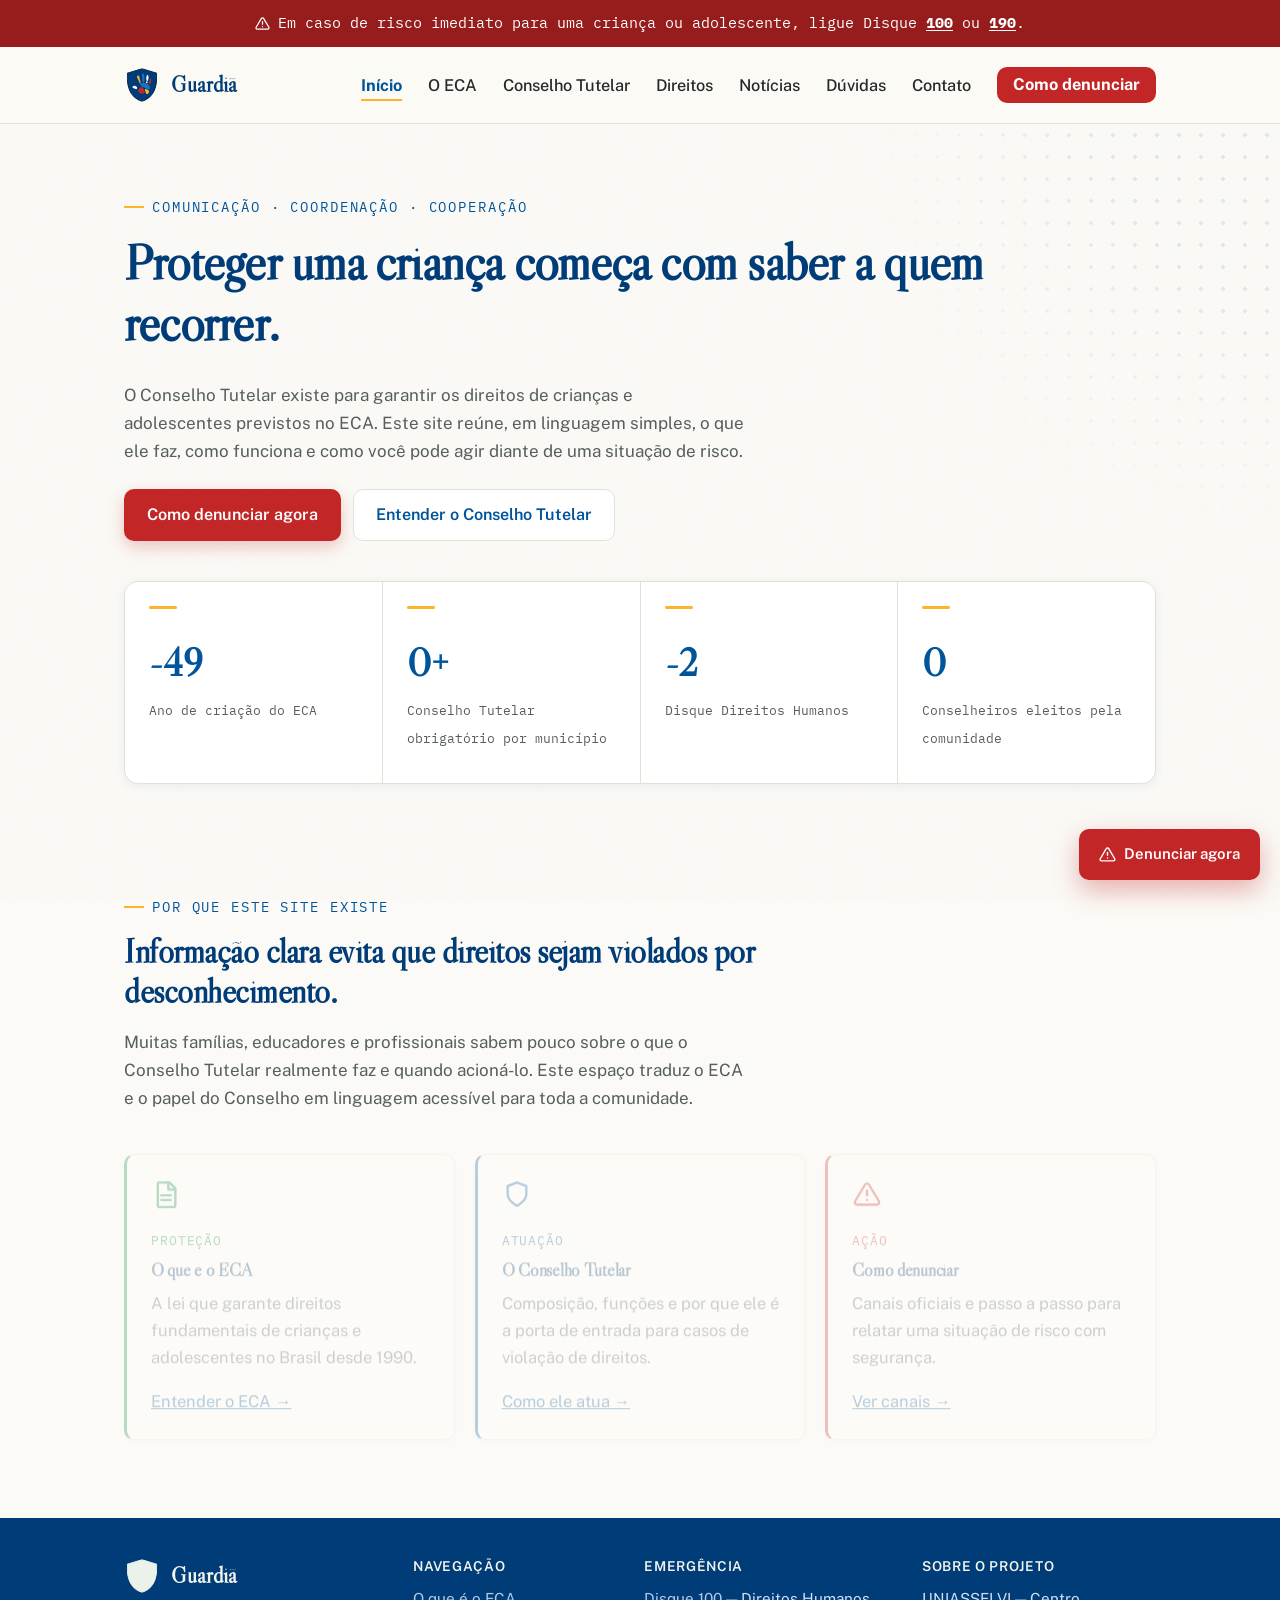
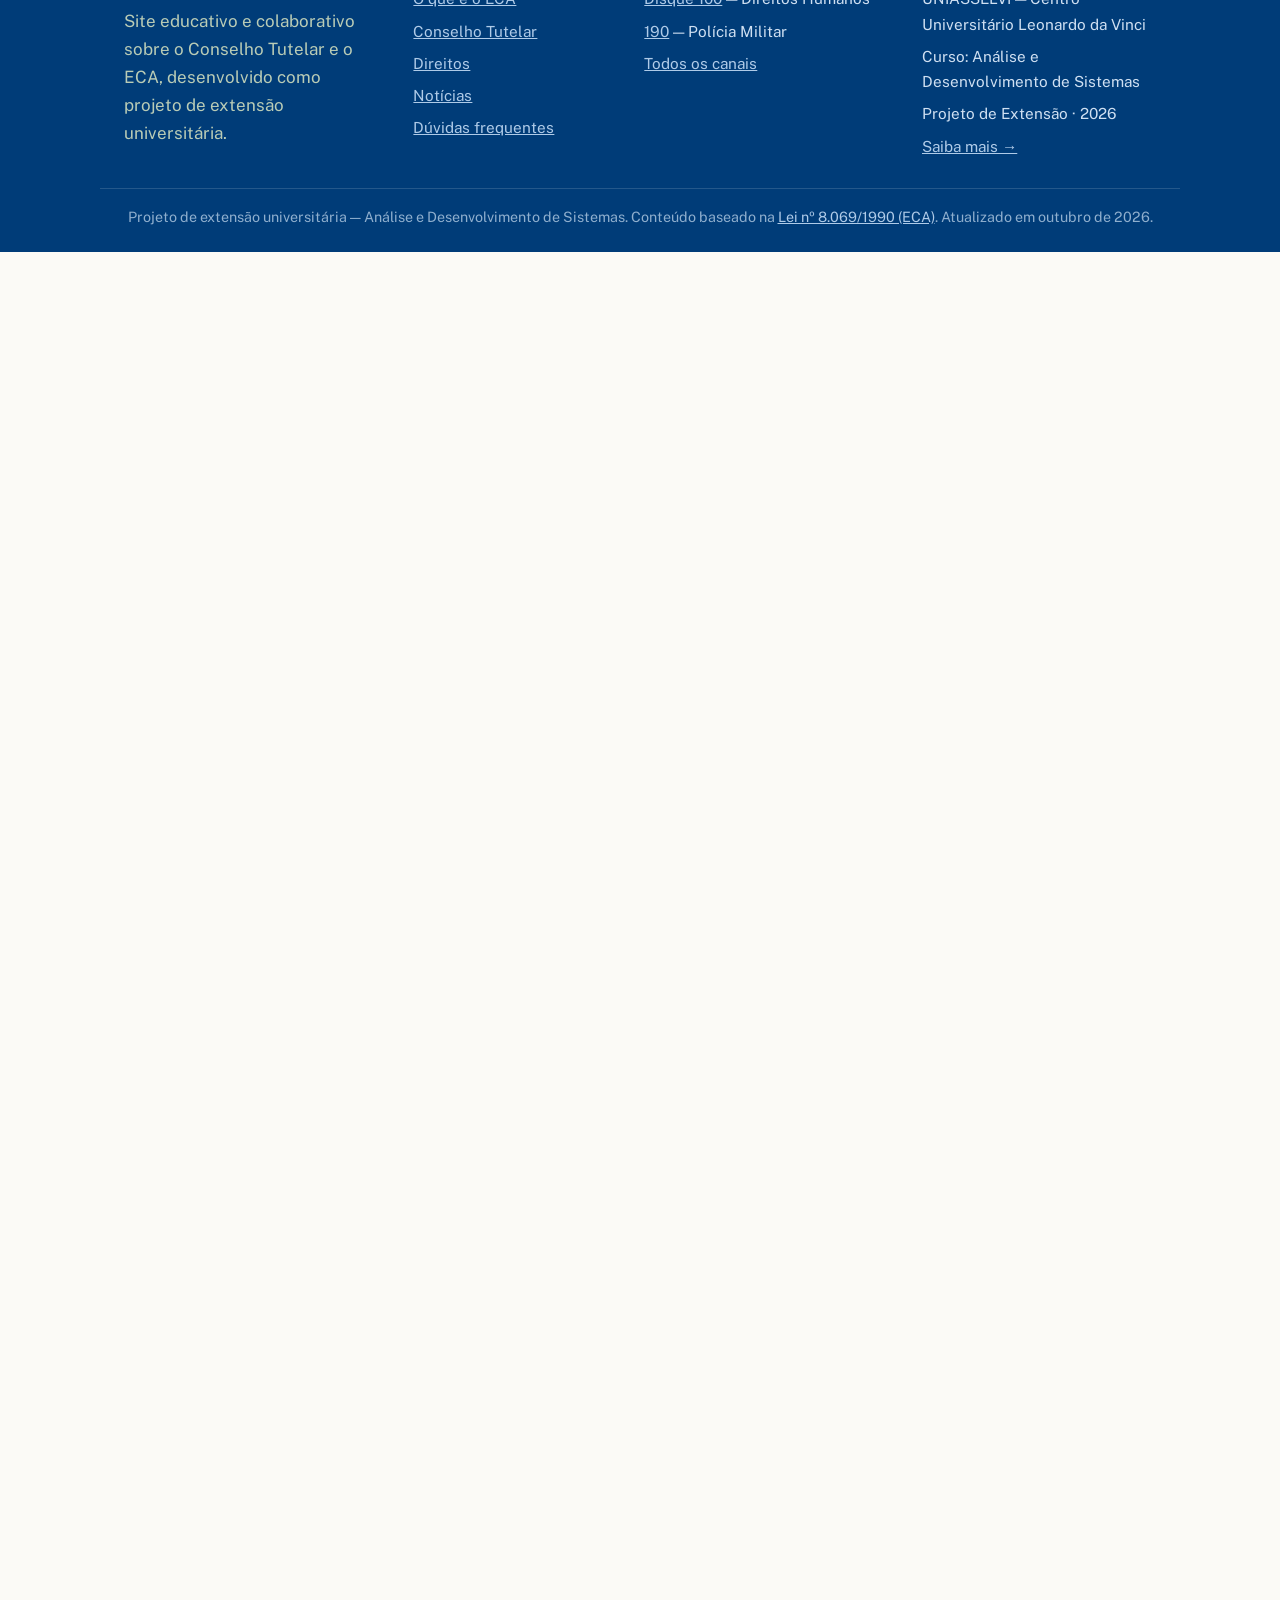
<file: index.html>
<!DOCTYPE html>
<html lang="pt-BR">
<head>
<meta charset="UTF-8">
<meta name="viewport" content="width=device-width, initial-scale=1.0">
<meta http-equiv="refresh" content="0; url=site/index.html">
<title>Guardiã — Conselho Tutelar e ECA</title>
<link rel="canonical" href="site/index.html">
</head>
<body>
  <p>Redirecionando para <a href="site/index.html">o site Guardiã</a>…</p>
</body>
</html>
</file>
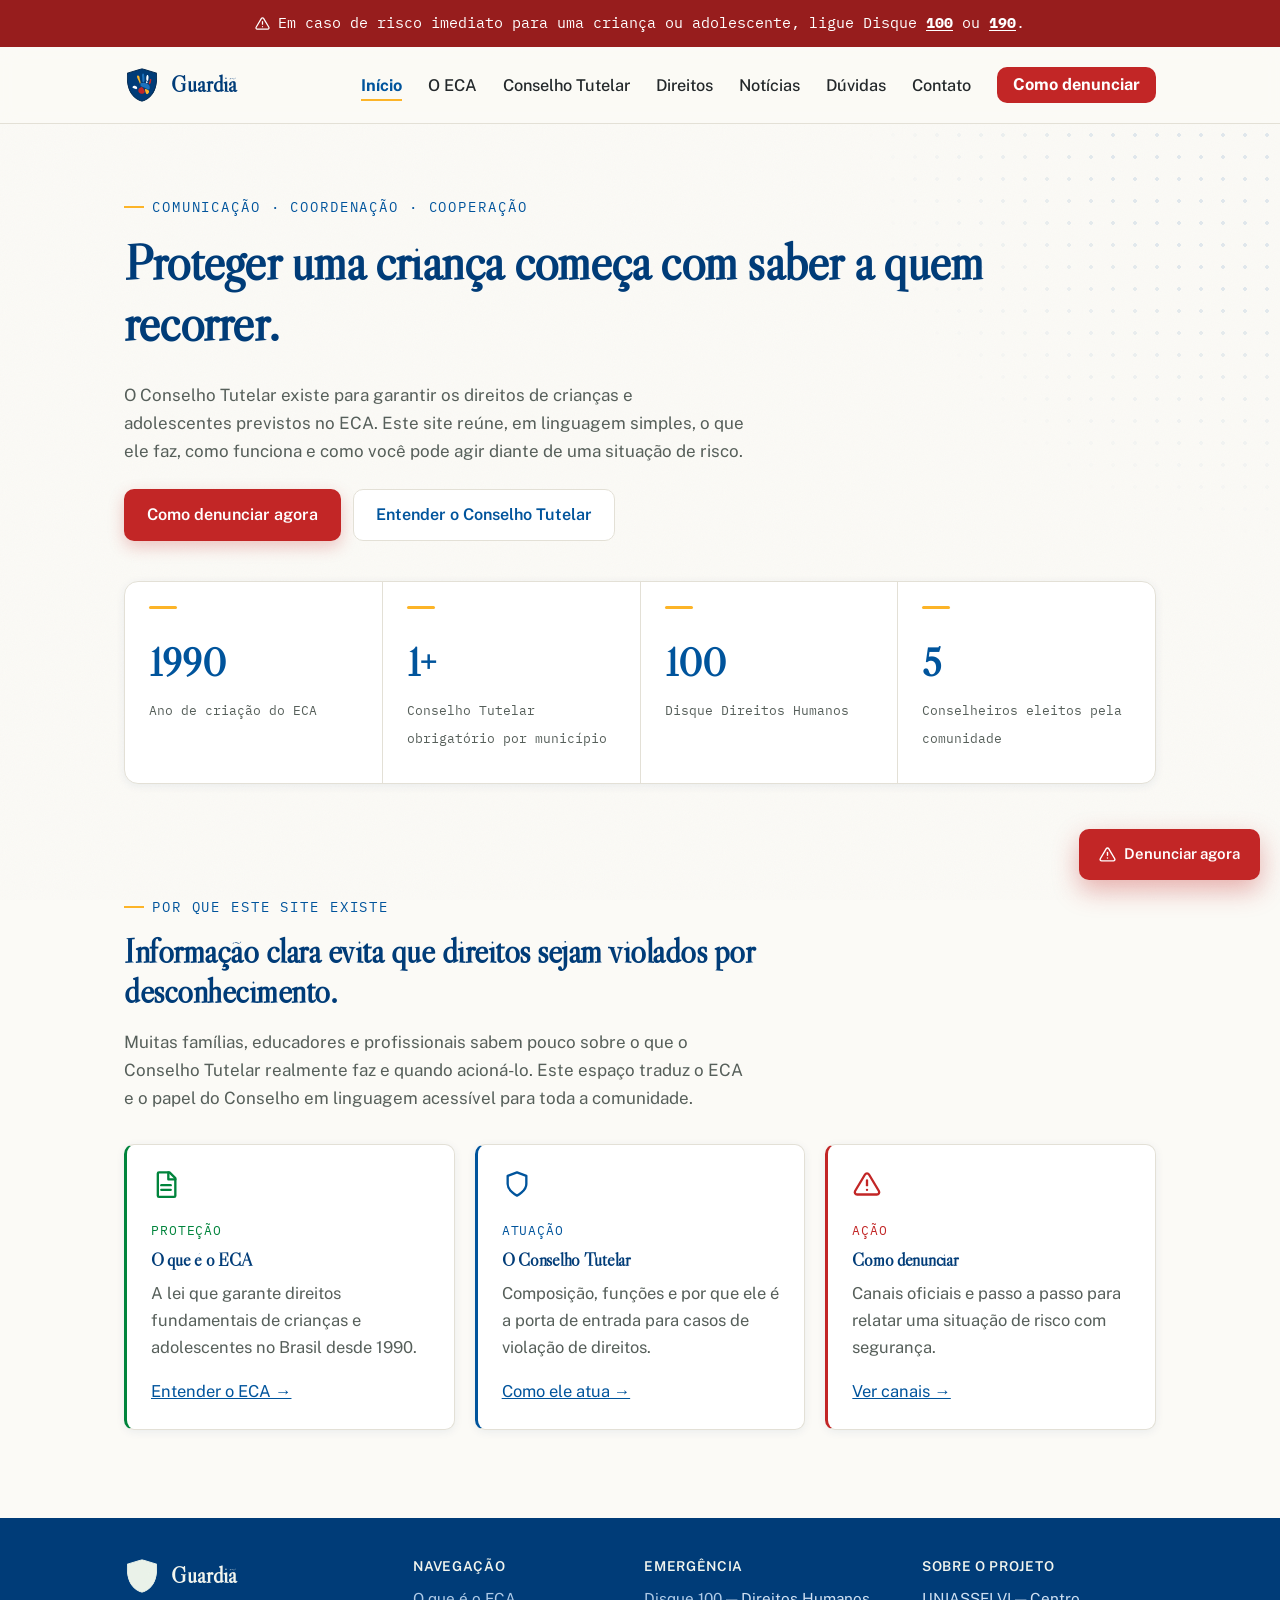
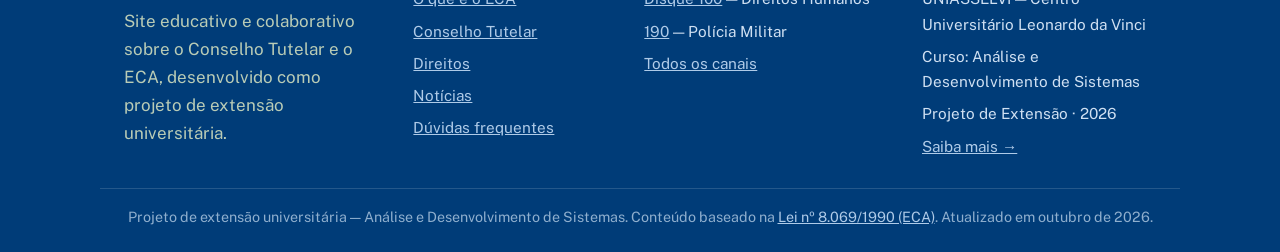
<file: site/index.html>
<!DOCTYPE html>
<html lang="pt-BR">
<head>
<meta charset="UTF-8">
<meta name="viewport" content="width=device-width, initial-scale=1.0">
<title>Guardiã — Conselho Tutelar e ECA</title>
<meta name="description" content="Informações claras sobre o Conselho Tutelar, o Estatuto da Criança e do Adolescente (ECA) e como agir para proteger crianças e adolescentes.">
<link rel="icon" href="img/favicon.svg" type="image/svg+xml">
<link rel="alternate icon" href="favicon.ico">
<link rel="apple-touch-icon" href="img/apple-touch-icon.png">
<link rel="manifest" href="manifest.json">
<meta name="theme-color" content="#003C78">
<meta property="og:type" content="website">
<meta property="og:site_name" content="Guardiã">
<meta property="og:locale" content="pt_BR">
<meta property="og:title" content="Guardiã — Conselho Tutelar e ECA">
<meta property="og:description" content="Informações claras sobre o Conselho Tutelar, o Estatuto da Criança e do Adolescente (ECA) e como agir para proteger crianças e adolescentes.">
<meta property="og:image" content="img/og-image.png">
<meta name="twitter:card" content="summary_large_image">
<meta name="twitter:title" content="Guardiã — Conselho Tutelar e ECA">
<meta name="twitter:description" content="Informações claras sobre o Conselho Tutelar, o Estatuto da Criança e do Adolescente (ECA) e como agir para proteger crianças e adolescentes.">
<meta name="twitter:image" content="img/og-image.png">
<link rel="preconnect" href="https://fonts.googleapis.com">
<link href="https://fonts.googleapis.com/css2?family=Libre+Caslon+Display&family=Public+Sans:wght@400;500;600;700;800&family=IBM+Plex+Mono:wght@400;500&display=swap" rel="stylesheet">
<link rel="stylesheet" href="css/style.css">
</head>
<body>
<a class="skip-link" href="#conteudo">Pular para o conteúdo</a>

<div class="emergency-bar">
  <svg viewBox="0 0 24 24" fill="none" stroke="currentColor" stroke-width="2" stroke-linecap="round" stroke-linejoin="round" aria-hidden="true"><path d="M10.29 3.86 1.82 18a2 2 0 0 0 1.71 3h16.94a2 2 0 0 0 1.71-3L13.71 3.86a2 2 0 0 0-3.42 0z"/><line x1="12" y1="9" x2="12" y2="13"/><line x1="12" y1="17" x2="12.01" y2="17"/></svg>
  <span>Em caso de risco imediato para uma criança ou adolescente, ligue Disque <a href="tel:100">100</a> ou <a href="tel:190">190</a>.</span>
</div>

<header class="site-header">
  <nav class="nav-wrap" aria-label="Navegação principal">
    <a class="brand" href="index.html">
      <img src="img/icon-guardia-header.svg" alt="" aria-hidden="true" width="28" height="28">
      Guardiã
    </a>
    <button class="nav-toggle" aria-expanded="false" aria-label="Abrir menu">☰ Menu</button>
    <ul class="nav-links">
      <li><a href="index.html" aria-current="page">Início</a></li>
      <li><a href="eca.html">O ECA</a></li>
      <li><a href="conselho-tutelar.html">Conselho Tutelar</a></li>
      <li><a href="direitos.html">Direitos</a></li>
      <li><a href="noticias.html">Notícias</a></li>
      <li><a href="faq.html">Dúvidas</a></li>
      <li><a href="contato.html">Contato</a></li>
      <li><a class="nav-cta" href="como-denunciar.html">Como denunciar</a></li>
    </ul>
  </nav>
</header>

<main id="conteudo">
  <section class="hero">
    <div class="container">
      <div class="hero-content">
      <span class="eyebrow">Comunicação · Coordenação · Cooperação</span>
      <h1>Proteger uma criança começa com saber a quem recorrer.</h1>
      <p>O Conselho Tutelar existe para garantir os direitos de crianças e adolescentes previstos no ECA. Este site reúne, em linguagem simples, o que ele faz, como funciona e como você pode agir diante de uma situação de risco.</p>
      <div class="hero-actions">
        <a class="btn btn-primary" href="como-denunciar.html">Como denunciar agora</a>
        <a class="btn btn-outline" href="conselho-tutelar.html">Entender o Conselho Tutelar</a>
      </div>
      </div>
    </div>

    <div class="container">
      <div class="stat-strip">
        <div class="stat"><span class="num" data-count-to="1990">1990</span><span class="label">Ano de criação do ECA</span></div>
        <div class="stat"><span class="num" data-count-to="1" data-count-suffix="+">1+</span><span class="label">Conselho Tutelar obrigatório por município</span></div>
        <div class="stat"><span class="num" data-count-to="100">100</span><span class="label">Disque Direitos Humanos</span></div>
        <div class="stat"><span class="num" data-count-to="5">5</span><span class="label">Conselheiros eleitos pela comunidade</span></div>
      </div>
    </div>
  </section>

  <section class="section">
    <div class="container">
      <div class="section-head">
        <span class="eyebrow">Por que este site existe</span>
        <h2>Informação clara evita que direitos sejam violados por desconhecimento.</h2>
        <p>Muitas famílias, educadores e profissionais sabem pouco sobre o que o Conselho Tutelar realmente faz e quando acioná-lo. Este espaço traduz o ECA e o papel do Conselho em linguagem acessível para toda a comunidade.</p>
      </div>
      <div class="card-grid">
        <div class="card card-a">
          <span class="card-icon" aria-hidden="true"><svg viewBox="0 0 24 24" fill="none" stroke="currentColor" stroke-width="2" stroke-linecap="round" stroke-linejoin="round"><path d="M6 2h9l5 5v15a1 1 0 0 1-1 1H6a1 1 0 0 1-1-1V3a1 1 0 0 1 1-1z"/><path d="M14 2v6h6"/><line x1="8" y1="13" x2="16" y2="13"/><line x1="8" y1="17" x2="16" y2="17"/></svg></span>
          <span class="tag">Proteção</span>
          <h3>O que é o ECA</h3>
          <p>A lei que garante direitos fundamentais de crianças e adolescentes no Brasil desde 1990.</p>
          <p><a href="eca.html">Entender o ECA →</a></p>
        </div>
        <div class="card card-b">
          <span class="card-icon" aria-hidden="true"><svg viewBox="0 0 24 24" fill="none" stroke="currentColor" stroke-width="2" stroke-linecap="round" stroke-linejoin="round"><path d="M12 22s8-4 8-10V5l-8-3-8 3v7c0 6 8 10 8 10z"/></svg></span>
          <span class="tag">Atuação</span>
          <h3>O Conselho Tutelar</h3>
          <p>Composição, funções e por que ele é a porta de entrada para casos de violação de direitos.</p>
          <p><a href="conselho-tutelar.html">Como ele atua →</a></p>
        </div>
        <div class="card card-c">
          <span class="card-icon" aria-hidden="true"><svg viewBox="0 0 24 24" fill="none" stroke="currentColor" stroke-width="2" stroke-linecap="round" stroke-linejoin="round"><path d="M10.29 3.86 1.82 18a2 2 0 0 0 1.71 3h16.94a2 2 0 0 0 1.71-3L13.71 3.86a2 2 0 0 0-3.42 0z"/><line x1="12" y1="9" x2="12" y2="13"/><line x1="12" y1="17" x2="12.01" y2="17"/></svg></span>
          <span class="tag">Ação</span>
          <h3>Como denunciar</h3>
          <p>Canais oficiais e passo a passo para relatar uma situação de risco com segurança.</p>
          <p><a href="como-denunciar.html">Ver canais →</a></p>
        </div>
      </div>
    </div>
  </section>
</main>

<footer class="site-footer">
  <div class="container footer-grid">
    <div>
      <a class="brand" href="index.html" style="color:#F2F5EE">
        <img src="img/icon-guardia-footer.svg" alt="" aria-hidden="true" width="30" height="30">
        Guardiã
      </a>
      <p style="color:#B9CCB6; margin-top:12px; max-width:36ch;">Site educativo e colaborativo sobre o Conselho Tutelar e o ECA, desenvolvido como projeto de extensão universitária.</p>
          </div>
    <div>
      <h4>Navegação</h4>
      <ul>
        <li><a href="eca.html">O que é o ECA</a></li>
        <li><a href="conselho-tutelar.html">Conselho Tutelar</a></li>
        <li><a href="direitos.html">Direitos</a></li>
        <li><a href="noticias.html">Notícias</a></li>
      <li><a href="faq.html">Dúvidas frequentes</a></li>
      </ul>
    </div>
    <div>
      <h4>Emergência</h4>
      <ul>
        <li style="white-space:nowrap;"><a href="tel:100">Disque 100</a> — Direitos Humanos</li>
        <li><a href="tel:190">190</a> — Polícia Militar</li>
        <li><a href="como-denunciar.html">Todos os canais</a></li>
      </ul>
    </div>
    <div>
      <h4>Sobre o projeto</h4>
      <ul>
        <li>UNIASSELVI — Centro Universitário Leonardo da Vinci</li>
        <li>Curso: Análise e Desenvolvimento de Sistemas</li>
        <li>Projeto de Extensão · 2026</li>
        <li><a href="sobre-o-projeto.html">Saiba mais →</a></li>
      </ul>
    </div>
  </div>
  <div class="container footer-bottom">
    Projeto de extensão universitária — Análise e Desenvolvimento de Sistemas. Conteúdo baseado na <a href="https://www.planalto.gov.br/ccivil_03/leis/L8069compilado.htm" target="_blank" rel="noopener">Lei nº 8.069/1990 (ECA)</a>. Atualizado em outubro de 2026.
  </div>
</footer>
<a class="float-report" href="como-denunciar.html">
  <svg viewBox="0 0 24 24" fill="none" stroke="currentColor" stroke-width="2" stroke-linecap="round" stroke-linejoin="round"><path d="M10.29 3.86 1.82 18a2 2 0 0 0 1.71 3h16.94a2 2 0 0 0 1.71-3L13.71 3.86a2 2 0 0 0-3.42 0z"/><line x1="12" y1="9" x2="12" y2="13"/><line x1="12" y1="17" x2="12.01" y2="17"/></svg>
  Denunciar agora
</a>
<button class="back-to-top" aria-label="Voltar ao topo" type="button">
  <svg viewBox="0 0 24 24" fill="none" stroke="currentColor" stroke-width="2" stroke-linecap="round" stroke-linejoin="round"><line x1="12" y1="19" x2="12" y2="5"/><polyline points="5 12 12 5 19 12"/></svg>
</button>
<script src="js/script.js" defer></script>
</body>
</html>
</file>
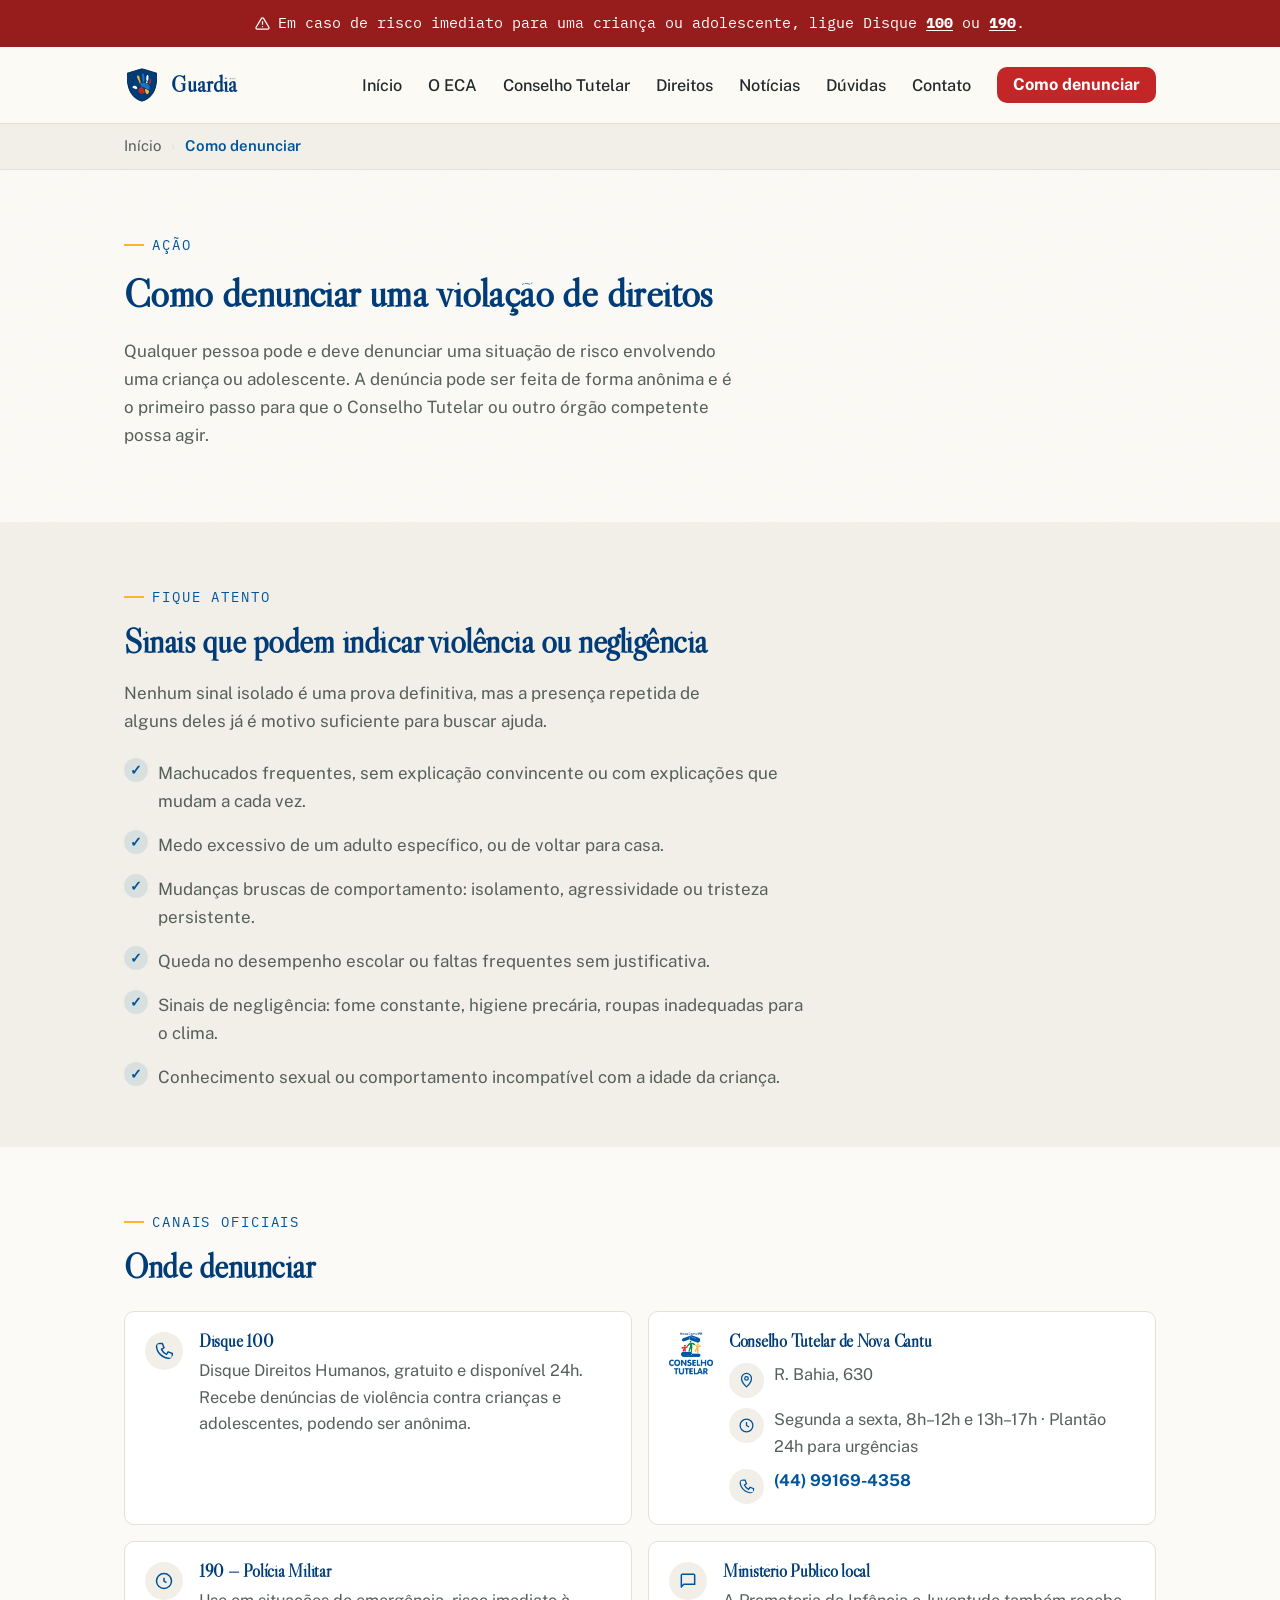
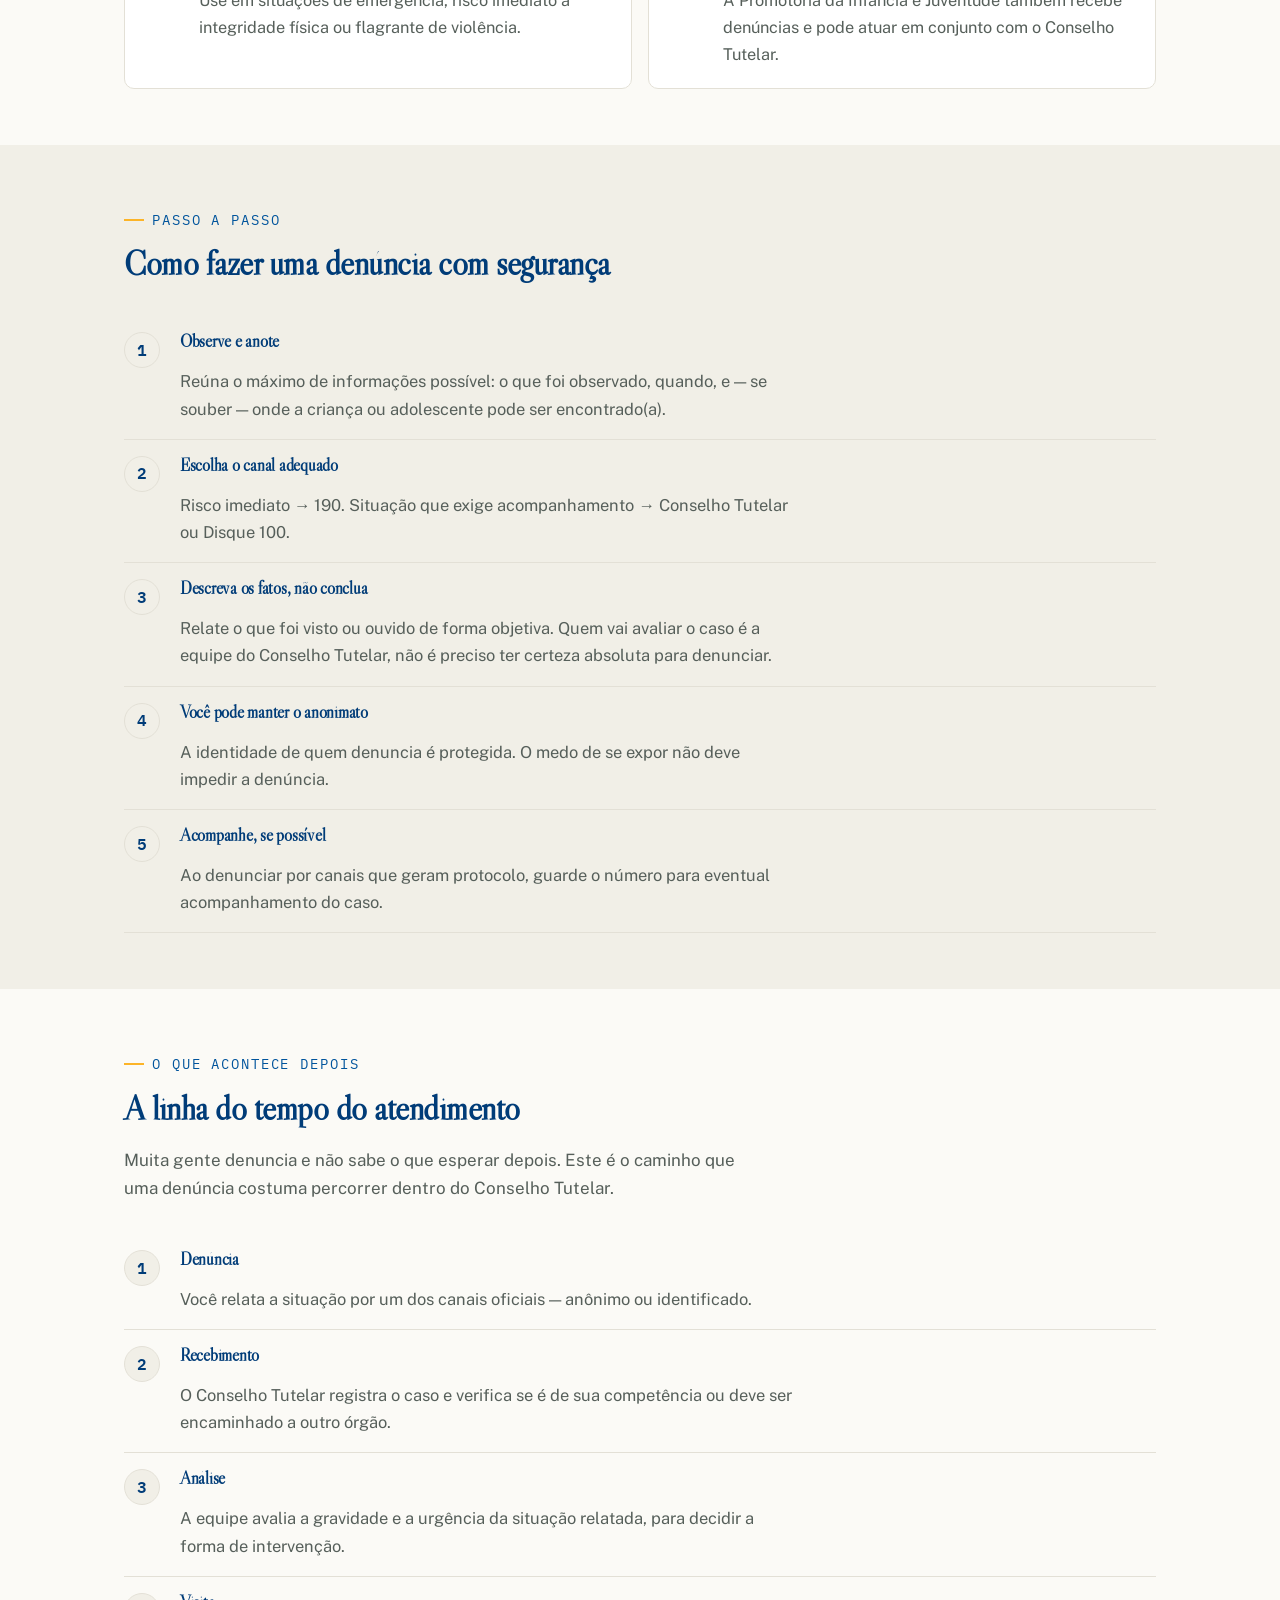
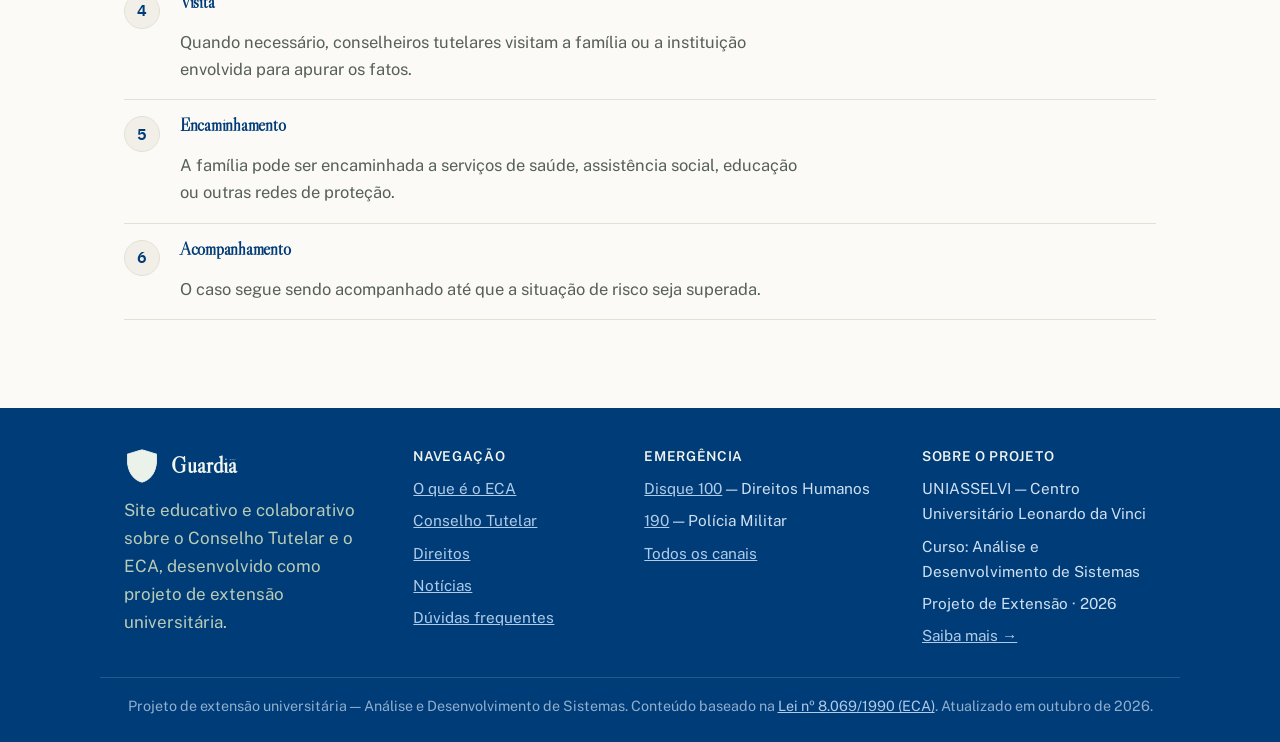
<file: site/como-denunciar.html>
<!DOCTYPE html>
<html lang="pt-BR">
<head>
<meta charset="UTF-8">
<meta name="viewport" content="width=device-width, initial-scale=1.0">
<title>Como denunciar — Guardiã</title>
<meta name="description" content="Canais oficiais e passo a passo para relatar uma situação de risco a uma criança ou adolescente.">
<link rel="icon" href="img/favicon.svg" type="image/svg+xml">
<link rel="alternate icon" href="favicon.ico">
<link rel="apple-touch-icon" href="img/apple-touch-icon.png">
<link rel="manifest" href="manifest.json">
<meta name="theme-color" content="#003C78">
<meta property="og:type" content="website">
<meta property="og:site_name" content="Guardiã">
<meta property="og:locale" content="pt_BR">
<meta property="og:title" content="Como denunciar — Guardiã">
<meta property="og:description" content="Canais oficiais e passo a passo para relatar uma situação de risco a uma criança ou adolescente.">
<meta property="og:image" content="img/og-image.png">
<meta name="twitter:card" content="summary_large_image">
<meta name="twitter:title" content="Como denunciar — Guardiã">
<meta name="twitter:description" content="Canais oficiais e passo a passo para relatar uma situação de risco a uma criança ou adolescente.">
<meta name="twitter:image" content="img/og-image.png">
<link rel="preconnect" href="https://fonts.googleapis.com">
<link href="https://fonts.googleapis.com/css2?family=Libre+Caslon+Display&family=Public+Sans:wght@400;500;600;700;800&family=IBM+Plex+Mono:wght@400;500&display=swap" rel="stylesheet">
<link rel="stylesheet" href="css/style.css">
</head>
<body>
<a class="skip-link" href="#conteudo">Pular para o conteúdo</a>
<div class="emergency-bar">
  <svg viewBox="0 0 24 24" fill="none" stroke="currentColor" stroke-width="2" stroke-linecap="round" stroke-linejoin="round" aria-hidden="true"><path d="M10.29 3.86 1.82 18a2 2 0 0 0 1.71 3h16.94a2 2 0 0 0 1.71-3L13.71 3.86a2 2 0 0 0-3.42 0z"/><line x1="12" y1="9" x2="12" y2="13"/><line x1="12" y1="17" x2="12.01" y2="17"/></svg>
  <span>Em caso de risco imediato para uma criança ou adolescente, ligue Disque <a href="tel:100">100</a> ou <a href="tel:190">190</a>.</span>
</div>
<header class="site-header">
  <nav class="nav-wrap" aria-label="Navegação principal">
    <a class="brand" href="index.html">
      <img src="img/icon-guardia-header.svg" alt="" aria-hidden="true" width="28" height="28">
      Guardiã
    </a>
    <button class="nav-toggle" aria-expanded="false" aria-label="Abrir menu">☰ Menu</button>
    <ul class="nav-links">
      <li><a href="index.html">Início</a></li>
      <li><a href="eca.html">O ECA</a></li>
      <li><a href="conselho-tutelar.html">Conselho Tutelar</a></li>
      <li><a href="direitos.html">Direitos</a></li>
      <li><a href="noticias.html">Notícias</a></li>
      <li><a href="faq.html">Dúvidas</a></li>
      <li><a href="contato.html">Contato</a></li>
      <li><a class="nav-cta" href="como-denunciar.html" aria-current="page">Como denunciar</a></li>
    </ul>
  </nav>
</header>

<main id="conteudo">
  <nav class="breadcrumb" aria-label="Trilha de navegação">
    <div class="container">
      <a href="index.html">Início</a> <span aria-hidden="true">›</span> <span aria-current="page">Como denunciar</span>
    </div>
  </nav>

  <section class="section">
    <div class="container">
      <span class="eyebrow">Ação</span>
      <h1>Como denunciar uma violação de direitos</h1>
      <p>Qualquer pessoa pode e deve denunciar uma situação de risco envolvendo uma criança ou adolescente. A denúncia pode ser feita de forma anônima e é o primeiro passo para que o Conselho Tutelar ou outro órgão competente possa agir.</p>
    </div>
  </section>

  <section class="section section-alt">
    <div class="container">
      <div class="section-head">
        <span class="eyebrow">Fique atento</span>
        <h2>Sinais que podem indicar violência ou negligência</h2>
        <p>Nenhum sinal isolado é uma prova definitiva, mas a presença repetida de alguns deles já é motivo suficiente para buscar ajuda.</p>
      </div>
      <ul class="checklist">
        <li>Machucados frequentes, sem explicação convincente ou com explicações que mudam a cada vez.</li>
        <li>Medo excessivo de um adulto específico, ou de voltar para casa.</li>
        <li>Mudanças bruscas de comportamento: isolamento, agressividade ou tristeza persistente.</li>
        <li>Queda no desempenho escolar ou faltas frequentes sem justificativa.</li>
        <li>Sinais de negligência: fome constante, higiene precária, roupas inadequadas para o clima.</li>
        <li>Conhecimento sexual ou comportamento incompatível com a idade da criança.</li>
      </ul>
    </div>
  </section>

  <section class="section">
    <div class="container">
      <div class="section-head">
        <span class="eyebrow">Canais oficiais</span>
        <h2>Onde denunciar</h2>
      </div>
      <div class="channel-list">
        <div class="channel">
          <svg viewBox="0 0 24 24" fill="none" stroke="currentColor" stroke-width="1.8"><path d="M6 3h4l2 5-3 2a12 12 0 0 0 6 6l2-3 5 2v4a2 2 0 0 1-2 2C10 21 3 14 3 5a2 2 0 0 1 2-2Z"/></svg>
          <div>
            <h3>Disque 100</h3>
            <p>Disque Direitos Humanos, gratuito e disponível 24h. Recebe denúncias de violência contra crianças e adolescentes, podendo ser anônima.</p>
          </div>
        </div>
        <div class="channel">
          <img class="channel-logo" src="img/logo-conselho-nova-cantu.png" alt="Logotipo do Conselho Tutelar de Nova Cantu">
          <div>
            <h3>Conselho Tutelar de Nova Cantu</h3>
            <ul class="channel-details">
              <li>
                <svg viewBox="0 0 24 24" fill="none" stroke="currentColor" stroke-width="1.8" aria-hidden="true"><path d="M12 21s7-6.5 7-12a7 7 0 0 0-14 0c0 5.5 7 12 7 12Z"/><circle cx="12" cy="9" r="2.5"/></svg>
                <span>R. Bahia, 630</span>
              </li>
              <li>
                <svg viewBox="0 0 24 24" fill="none" stroke="currentColor" stroke-width="1.8" aria-hidden="true"><circle cx="12" cy="12" r="9"/><path d="M12 7v5l3.5 2"/></svg>
                <span>Segunda a sexta, 8h–12h e 13h–17h · Plantão 24h para urgências</span>
              </li>
              <li>
                <svg viewBox="0 0 24 24" fill="none" stroke="currentColor" stroke-width="1.8" aria-hidden="true"><path d="M6 3h4l2 5-3 2a12 12 0 0 0 6 6l2-3 5 2v4a2 2 0 0 1-2 2C10 21 3 14 3 5a2 2 0 0 1 2-2Z"/></svg>
                <a href="tel:+554491694358">(44) 99169-4358</a>
              </li>
            </ul>
          </div>
        </div>
        <div class="channel">
          <svg viewBox="0 0 24 24" fill="none" stroke="currentColor" stroke-width="1.8"><circle cx="12" cy="12" r="9"/><path d="M12 8v4l3 2"/></svg>
          <div>
            <h3>190 — Polícia Militar</h3>
            <p>Use em situações de emergência, risco imediato à integridade física ou flagrante de violência.</p>
          </div>
        </div>
        <div class="channel">
          <svg viewBox="0 0 24 24" fill="none" stroke="currentColor" stroke-width="1.8"><path d="M4 4h16v12H7l-3 3V4Z"/></svg>
          <div>
            <h3>Ministério Público local</h3>
            <p>A Promotoria da Infância e Juventude também recebe denúncias e pode atuar em conjunto com o Conselho Tutelar.</p>
          </div>
        </div>
      </div>
    </div>
  </section>

  <section class="section section-alt">
    <div class="container">
      <div class="section-head">
        <span class="eyebrow">Passo a passo</span>
        <h2>Como fazer uma denúncia com segurança</h2>
      </div>
      <ol class="steps">
        <li>
          <h3>Observe e anote</h3>
          <p>Reúna o máximo de informações possível: o que foi observado, quando, e — se souber — onde a criança ou adolescente pode ser encontrado(a).</p>
        </li>
        <li>
          <h3>Escolha o canal adequado</h3>
          <p>Risco imediato → 190. Situação que exige acompanhamento → Conselho Tutelar ou Disque 100.</p>
        </li>
        <li>
          <h3>Descreva os fatos, não conclua</h3>
          <p>Relate o que foi visto ou ouvido de forma objetiva. Quem vai avaliar o caso é a equipe do Conselho Tutelar, não é preciso ter certeza absoluta para denunciar.</p>
        </li>
        <li>
          <h3>Você pode manter o anonimato</h3>
          <p>A identidade de quem denuncia é protegida. O medo de se expor não deve impedir a denúncia.</p>
        </li>
        <li>
          <h3>Acompanhe, se possível</h3>
          <p>Ao denunciar por canais que geram protocolo, guarde o número para eventual acompanhamento do caso.</p>
        </li>
      </ol>
    </div>
  </section>

  <section class="section">
    <div class="container">
      <div class="section-head">
        <span class="eyebrow">O que acontece depois</span>
        <h2>A linha do tempo do atendimento</h2>
        <p>Muita gente denuncia e não sabe o que esperar depois. Este é o caminho que uma denúncia costuma percorrer dentro do Conselho Tutelar.</p>
      </div>
      <ol class="steps">
        <li>
          <h3>Denúncia</h3>
          <p>Você relata a situação por um dos canais oficiais — anônimo ou identificado.</p>
        </li>
        <li>
          <h3>Recebimento</h3>
          <p>O Conselho Tutelar registra o caso e verifica se é de sua competência ou deve ser encaminhado a outro órgão.</p>
        </li>
        <li>
          <h3>Análise</h3>
          <p>A equipe avalia a gravidade e a urgência da situação relatada, para decidir a forma de intervenção.</p>
        </li>
        <li>
          <h3>Visita</h3>
          <p>Quando necessário, conselheiros tutelares visitam a família ou a instituição envolvida para apurar os fatos.</p>
        </li>
        <li>
          <h3>Encaminhamento</h3>
          <p>A família pode ser encaminhada a serviços de saúde, assistência social, educação ou outras redes de proteção.</p>
        </li>
        <li>
          <h3>Acompanhamento</h3>
          <p>O caso segue sendo acompanhado até que a situação de risco seja superada.</p>
        </li>
      </ol>
    </div>
  </section>
</main>

<footer class="site-footer">
  <div class="container footer-grid">
    <div>
      <a class="brand" href="index.html" style="color:#F2F5EE">
        <img src="img/icon-guardia-footer.svg" alt="" aria-hidden="true" width="30" height="30">
        Guardiã
      </a>
      <p style="color:#B9CCB6; margin-top:12px; max-width:36ch;">Site educativo e colaborativo sobre o Conselho Tutelar e o ECA, desenvolvido como projeto de extensão universitária.</p>
          </div>
    <div>
      <h4>Navegação</h4>
      <ul>
        <li><a href="eca.html">O que é o ECA</a></li>
        <li><a href="conselho-tutelar.html">Conselho Tutelar</a></li>
        <li><a href="direitos.html">Direitos</a></li>
        <li><a href="noticias.html">Notícias</a></li>
      <li><a href="faq.html">Dúvidas frequentes</a></li>
      </ul>
    </div>
    <div>
      <h4>Emergência</h4>
      <ul>
        <li style="white-space:nowrap;"><a href="tel:100">Disque 100</a> — Direitos Humanos</li>
        <li><a href="tel:190">190</a> — Polícia Militar</li>
        <li><a href="como-denunciar.html">Todos os canais</a></li>
      </ul>
    </div>
    <div>
      <h4>Sobre o projeto</h4>
      <ul>
        <li>UNIASSELVI — Centro Universitário Leonardo da Vinci</li>
        <li>Curso: Análise e Desenvolvimento de Sistemas</li>
        <li>Projeto de Extensão · 2026</li>
        <li><a href="sobre-o-projeto.html">Saiba mais →</a></li>
      </ul>
    </div>
  </div>
  <div class="container footer-bottom">
    Projeto de extensão universitária — Análise e Desenvolvimento de Sistemas. Conteúdo baseado na <a href="https://www.planalto.gov.br/ccivil_03/leis/L8069compilado.htm" target="_blank" rel="noopener">Lei nº 8.069/1990 (ECA)</a>. Atualizado em outubro de 2026.
  </div>
</footer>
<button class="back-to-top" aria-label="Voltar ao topo" type="button">
  <svg viewBox="0 0 24 24" fill="none" stroke="currentColor" stroke-width="2" stroke-linecap="round" stroke-linejoin="round"><line x1="12" y1="19" x2="12" y2="5"/><polyline points="5 12 12 5 19 12"/></svg>
</button>
<script src="js/script.js" defer></script>
</body>
</html>
</file>
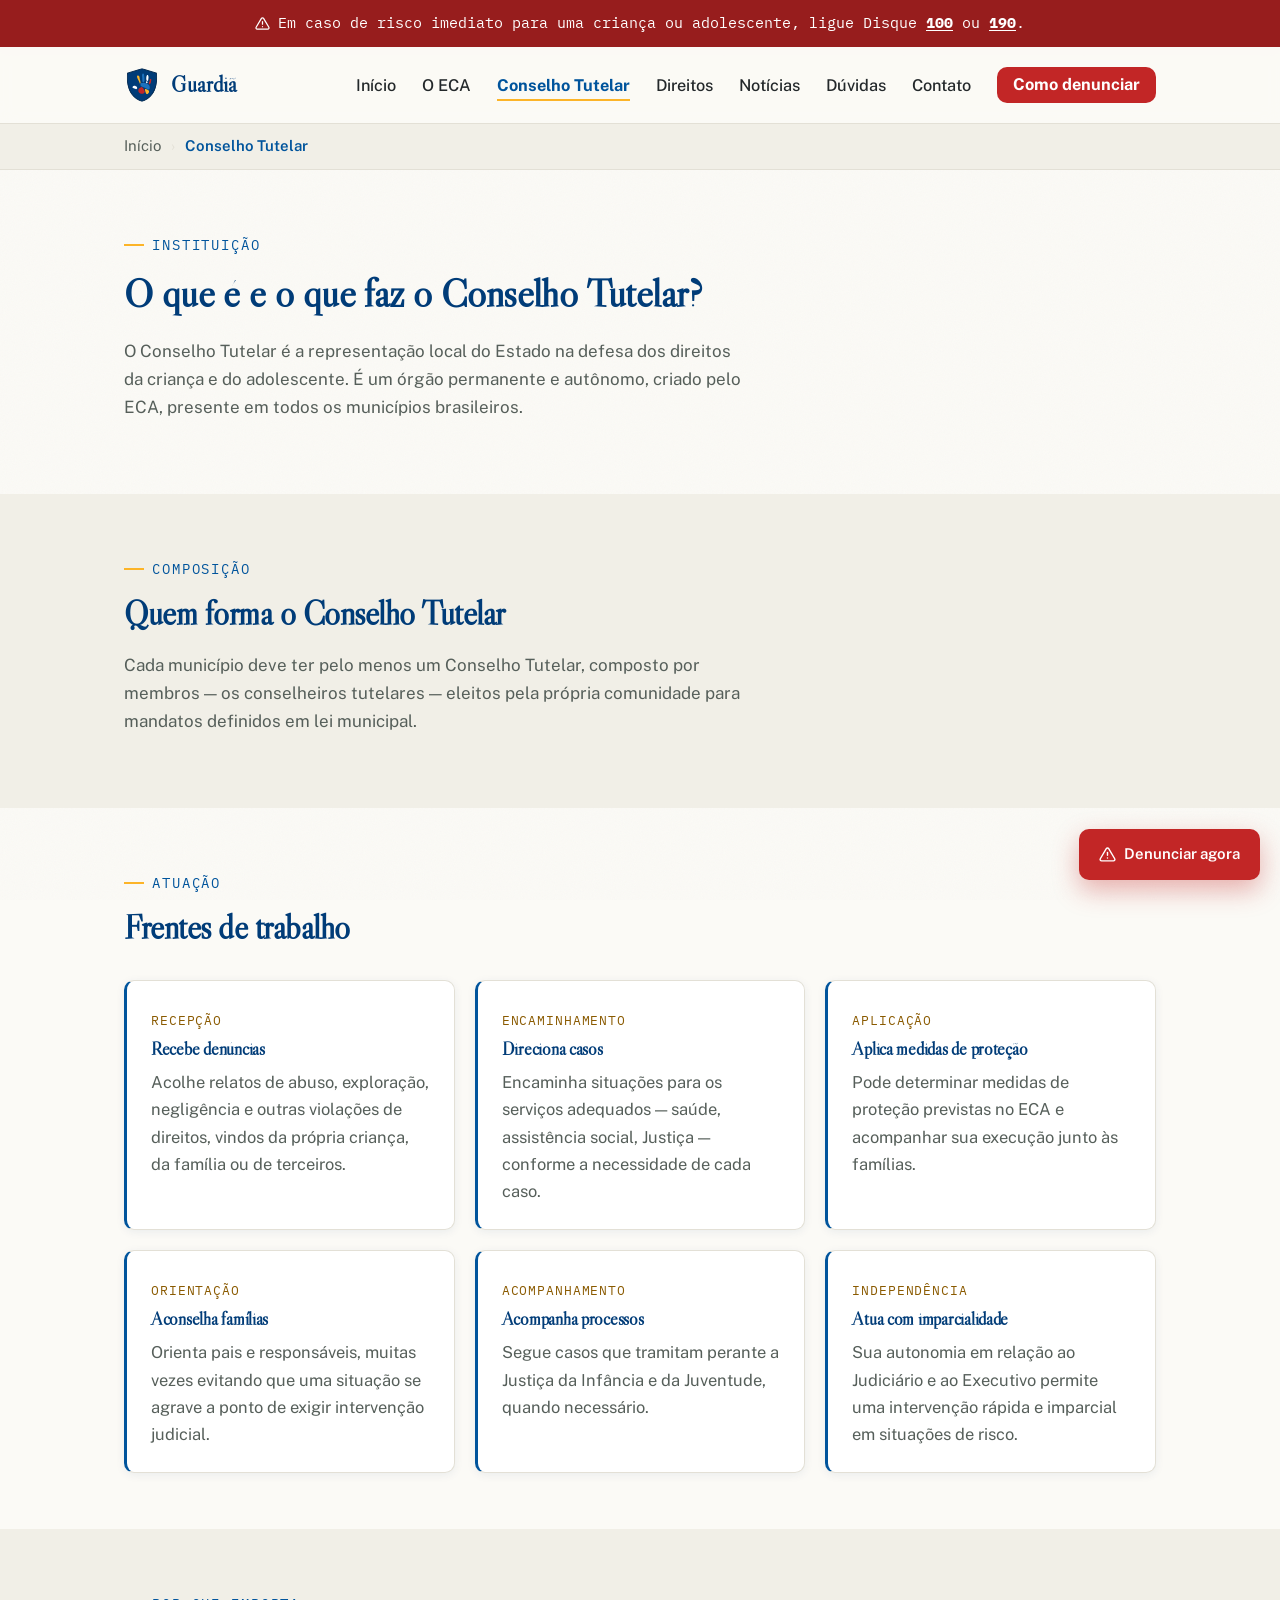
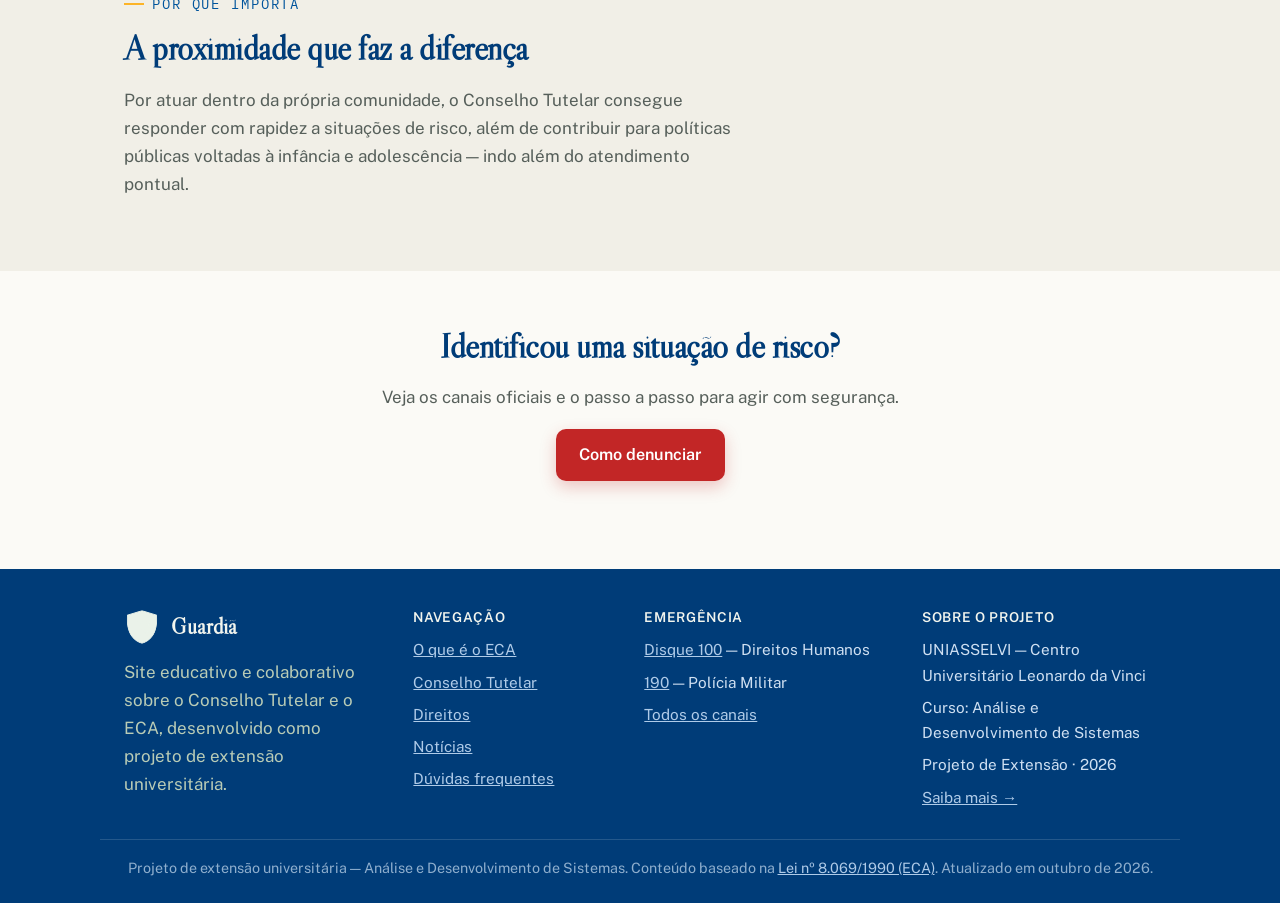
<file: site/conselho-tutelar.html>
<!DOCTYPE html>
<html lang="pt-BR">
<head>
<meta charset="UTF-8">
<meta name="viewport" content="width=device-width, initial-scale=1.0">
<title>O que é o Conselho Tutelar — Guardiã</title>
<meta name="description" content="Composição, atuação e importância do Conselho Tutelar na proteção de crianças e adolescentes.">
<link rel="icon" href="img/favicon.svg" type="image/svg+xml">
<link rel="alternate icon" href="favicon.ico">
<link rel="apple-touch-icon" href="img/apple-touch-icon.png">
<link rel="manifest" href="manifest.json">
<meta name="theme-color" content="#003C78">
<meta property="og:type" content="website">
<meta property="og:site_name" content="Guardiã">
<meta property="og:locale" content="pt_BR">
<meta property="og:title" content="O que é o Conselho Tutelar — Guardiã">
<meta property="og:description" content="Composição, atuação e importância do Conselho Tutelar na proteção de crianças e adolescentes.">
<meta property="og:image" content="img/og-image.png">
<meta name="twitter:card" content="summary_large_image">
<meta name="twitter:title" content="O que é o Conselho Tutelar — Guardiã">
<meta name="twitter:description" content="Composição, atuação e importância do Conselho Tutelar na proteção de crianças e adolescentes.">
<meta name="twitter:image" content="img/og-image.png">
<link rel="preconnect" href="https://fonts.googleapis.com">
<link href="https://fonts.googleapis.com/css2?family=Libre+Caslon+Display&family=Public+Sans:wght@400;500;600;700;800&family=IBM+Plex+Mono:wght@400;500&display=swap" rel="stylesheet">
<link rel="stylesheet" href="css/style.css">
</head>
<body>
<a class="skip-link" href="#conteudo">Pular para o conteúdo</a>
<div class="emergency-bar">
  <svg viewBox="0 0 24 24" fill="none" stroke="currentColor" stroke-width="2" stroke-linecap="round" stroke-linejoin="round" aria-hidden="true"><path d="M10.29 3.86 1.82 18a2 2 0 0 0 1.71 3h16.94a2 2 0 0 0 1.71-3L13.71 3.86a2 2 0 0 0-3.42 0z"/><line x1="12" y1="9" x2="12" y2="13"/><line x1="12" y1="17" x2="12.01" y2="17"/></svg>
  <span>Em caso de risco imediato para uma criança ou adolescente, ligue Disque <a href="tel:100">100</a> ou <a href="tel:190">190</a>.</span>
</div>
<header class="site-header">
  <nav class="nav-wrap" aria-label="Navegação principal">
    <a class="brand" href="index.html">
      <img src="img/icon-guardia-header.svg" alt="" aria-hidden="true" width="28" height="28">
      Guardiã
    </a>
    <button class="nav-toggle" aria-expanded="false" aria-label="Abrir menu">☰ Menu</button>
    <ul class="nav-links">
      <li><a href="index.html">Início</a></li>
      <li><a href="eca.html">O ECA</a></li>
      <li><a href="conselho-tutelar.html" aria-current="page">Conselho Tutelar</a></li>
      <li><a href="direitos.html">Direitos</a></li>
      <li><a href="noticias.html">Notícias</a></li>
      <li><a href="faq.html">Dúvidas</a></li>
      <li><a href="contato.html">Contato</a></li>
      <li><a class="nav-cta" href="como-denunciar.html">Como denunciar</a></li>
    </ul>
  </nav>
</header>

<main id="conteudo">
  <nav class="breadcrumb" aria-label="Trilha de navegação">
    <div class="container">
      <a href="index.html">Início</a> <span aria-hidden="true">›</span> <span aria-current="page">Conselho Tutelar</span>
    </div>
  </nav>

  <section class="section">
    <div class="container">
      <span class="eyebrow">Instituição</span>
      <h1>O que é e o que faz o Conselho Tutelar?</h1>
      <p>O Conselho Tutelar é a representação local do Estado na defesa dos direitos da criança e do adolescente. É um órgão permanente e autônomo, criado pelo ECA, presente em todos os municípios brasileiros.</p>
    </div>
  </section>

  <section class="section section-alt">
    <div class="container">
      <div class="section-head">
        <span class="eyebrow">Composição</span>
        <h2>Quem forma o Conselho Tutelar</h2>
        <p>Cada município deve ter pelo menos um Conselho Tutelar, composto por membros — os conselheiros tutelares — eleitos pela própria comunidade para mandatos definidos em lei municipal.</p>
      </div>
    </div>
  </section>

  <section class="section">
    <div class="container">
      <div class="section-head">
        <span class="eyebrow">Atuação</span>
        <h2>Frentes de trabalho</h2>
      </div>
      <div class="card-grid">
        <div class="card">
          <span class="tag">Recepção</span>
          <h3>Recebe denúncias</h3>
          <p>Acolhe relatos de abuso, exploração, negligência e outras violações de direitos, vindos da própria criança, da família ou de terceiros.</p>
        </div>
        <div class="card">
          <span class="tag">Encaminhamento</span>
          <h3>Direciona casos</h3>
          <p>Encaminha situações para os serviços adequados — saúde, assistência social, Justiça — conforme a necessidade de cada caso.</p>
        </div>
        <div class="card">
          <span class="tag">Aplicação</span>
          <h3>Aplica medidas de proteção</h3>
          <p>Pode determinar medidas de proteção previstas no ECA e acompanhar sua execução junto às famílias.</p>
        </div>
        <div class="card">
          <span class="tag">Orientação</span>
          <h3>Aconselha famílias</h3>
          <p>Orienta pais e responsáveis, muitas vezes evitando que uma situação se agrave a ponto de exigir intervenção judicial.</p>
        </div>
        <div class="card">
          <span class="tag">Acompanhamento</span>
          <h3>Acompanha processos</h3>
          <p>Segue casos que tramitam perante a Justiça da Infância e da Juventude, quando necessário.</p>
        </div>
        <div class="card">
          <span class="tag">Independência</span>
          <h3>Atua com imparcialidade</h3>
          <p>Sua autonomia em relação ao Judiciário e ao Executivo permite uma intervenção rápida e imparcial em situações de risco.</p>
        </div>
      </div>
    </div>
  </section>

  <section class="section section-alt">
    <div class="container">
      <div class="section-head">
        <span class="eyebrow">Por que importa</span>
        <h2>A proximidade que faz a diferença</h2>
        <p>Por atuar dentro da própria comunidade, o Conselho Tutelar consegue responder com rapidez a situações de risco, além de contribuir para políticas públicas voltadas à infância e adolescência — indo além do atendimento pontual.</p>
      </div>
    </div>
  </section>

  <section class="section">
    <div class="container text-center" style="max-width:640px;">
      <h2>Identificou uma situação de risco?</h2>
      <p class="text-center">Veja os canais oficiais e o passo a passo para agir com segurança.</p>
      <a class="btn btn-primary" href="como-denunciar.html">Como denunciar</a>
    </div>
  </section>
</main>

<footer class="site-footer">
  <div class="container footer-grid">
    <div>
      <a class="brand" href="index.html" style="color:#F2F5EE">
        <img src="img/icon-guardia-footer.svg" alt="" aria-hidden="true" width="30" height="30">
        Guardiã
      </a>
      <p style="color:#B9CCB6; margin-top:12px; max-width:36ch;">Site educativo e colaborativo sobre o Conselho Tutelar e o ECA, desenvolvido como projeto de extensão universitária.</p>
          </div>
    <div>
      <h4>Navegação</h4>
      <ul>
        <li><a href="eca.html">O que é o ECA</a></li>
        <li><a href="conselho-tutelar.html">Conselho Tutelar</a></li>
        <li><a href="direitos.html">Direitos</a></li>
        <li><a href="noticias.html">Notícias</a></li>
      <li><a href="faq.html">Dúvidas frequentes</a></li>
      </ul>
    </div>
    <div>
      <h4>Emergência</h4>
      <ul>
        <li style="white-space:nowrap;"><a href="tel:100">Disque 100</a> — Direitos Humanos</li>
        <li><a href="tel:190">190</a> — Polícia Militar</li>
        <li><a href="como-denunciar.html">Todos os canais</a></li>
      </ul>
    </div>
    <div>
      <h4>Sobre o projeto</h4>
      <ul>
        <li>UNIASSELVI — Centro Universitário Leonardo da Vinci</li>
        <li>Curso: Análise e Desenvolvimento de Sistemas</li>
        <li>Projeto de Extensão · 2026</li>
        <li><a href="sobre-o-projeto.html">Saiba mais →</a></li>
      </ul>
    </div>
  </div>
  <div class="container footer-bottom">
    Projeto de extensão universitária — Análise e Desenvolvimento de Sistemas. Conteúdo baseado na <a href="https://www.planalto.gov.br/ccivil_03/leis/L8069compilado.htm" target="_blank" rel="noopener">Lei nº 8.069/1990 (ECA)</a>. Atualizado em outubro de 2026.
  </div>
</footer>
<a class="float-report" href="como-denunciar.html">
  <svg viewBox="0 0 24 24" fill="none" stroke="currentColor" stroke-width="2" stroke-linecap="round" stroke-linejoin="round"><path d="M10.29 3.86 1.82 18a2 2 0 0 0 1.71 3h16.94a2 2 0 0 0 1.71-3L13.71 3.86a2 2 0 0 0-3.42 0z"/><line x1="12" y1="9" x2="12" y2="13"/><line x1="12" y1="17" x2="12.01" y2="17"/></svg>
  Denunciar agora
</a>
<button class="back-to-top" aria-label="Voltar ao topo" type="button">
  <svg viewBox="0 0 24 24" fill="none" stroke="currentColor" stroke-width="2" stroke-linecap="round" stroke-linejoin="round"><line x1="12" y1="19" x2="12" y2="5"/><polyline points="5 12 12 5 19 12"/></svg>
</button>
<script src="js/script.js" defer></script>
</body>
</html>
</file>
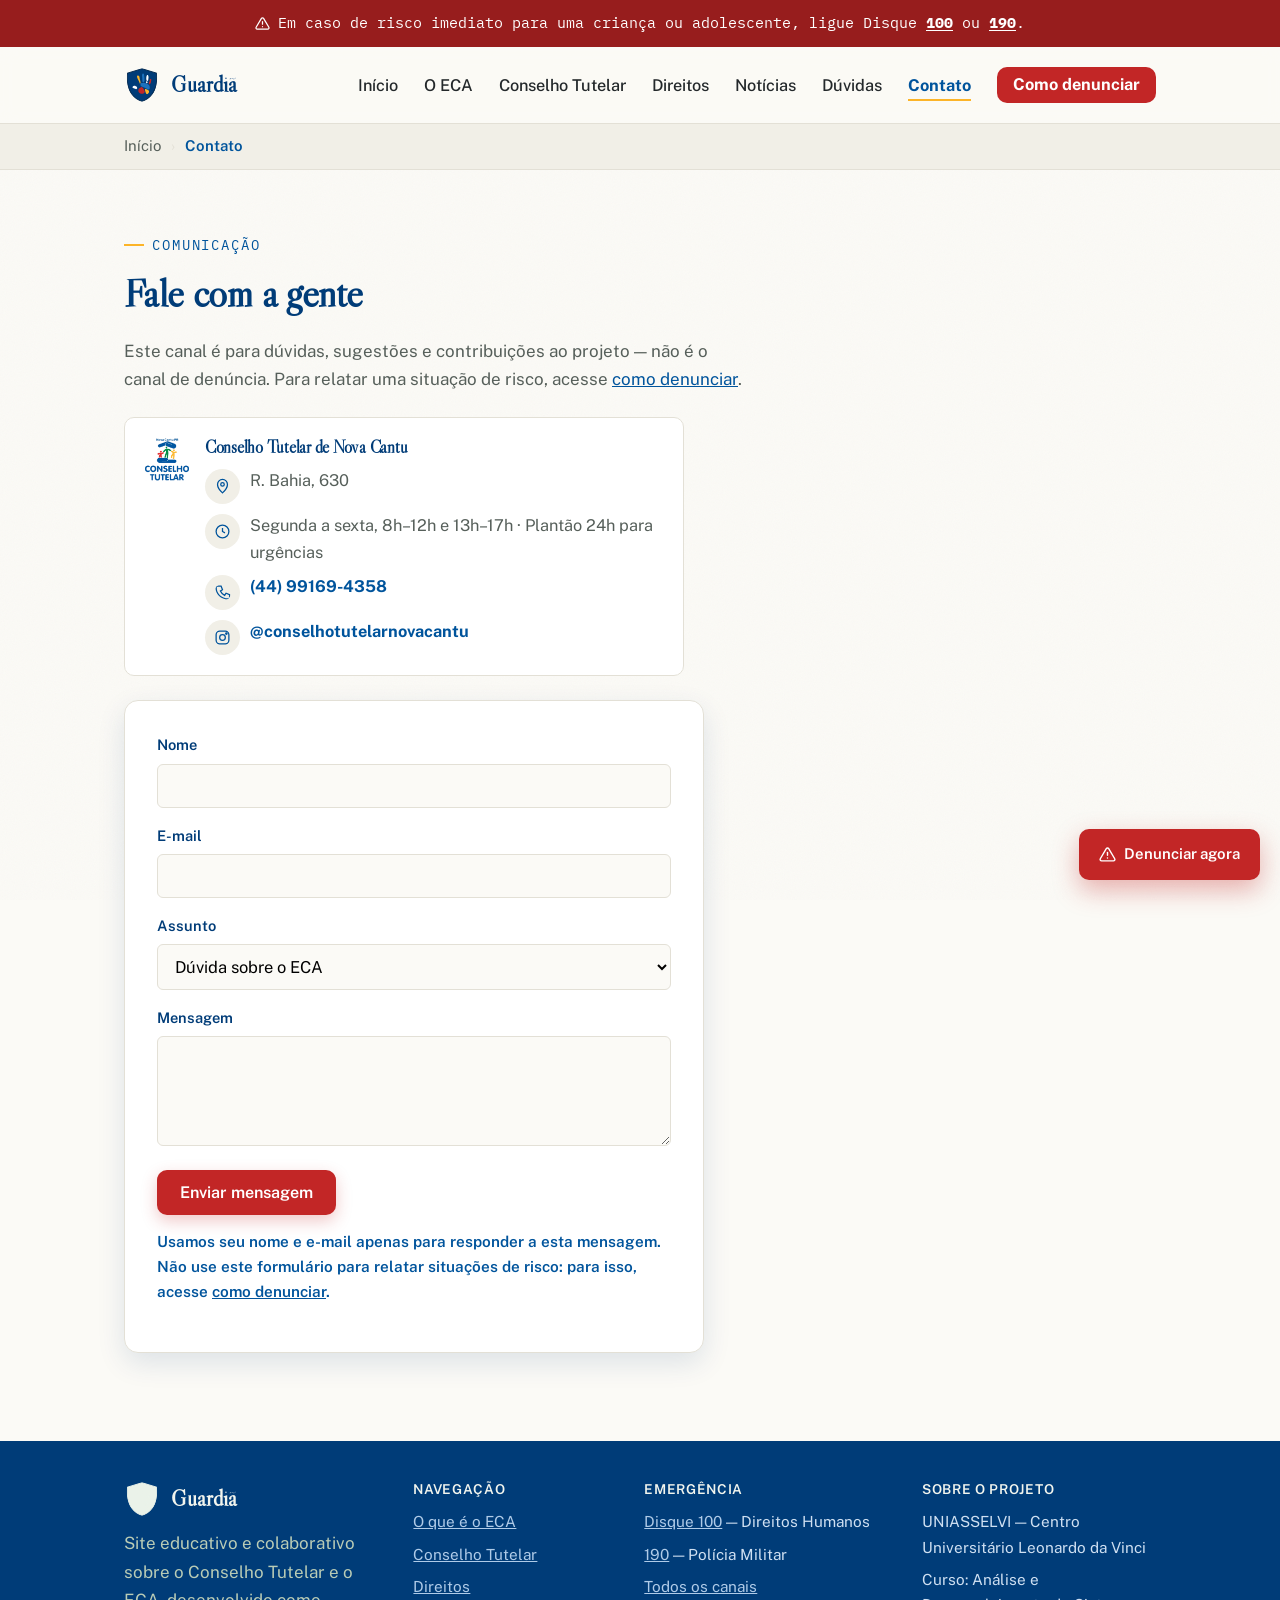
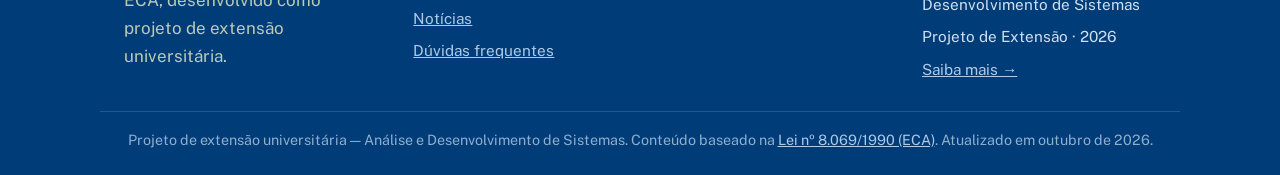
<file: site/contato.html>
<!DOCTYPE html>
<html lang="pt-BR">
<head>
<meta charset="UTF-8">
<meta name="viewport" content="width=device-width, initial-scale=1.0">
<title>Contato — Guardiã</title>
<meta name="description" content="Fale com a equipe do projeto Guardiã ou encontre o Conselho Tutelar do seu município.">
<link rel="icon" href="img/favicon.svg" type="image/svg+xml">
<link rel="alternate icon" href="favicon.ico">
<link rel="apple-touch-icon" href="img/apple-touch-icon.png">
<link rel="manifest" href="manifest.json">
<meta name="theme-color" content="#003C78">
<meta property="og:type" content="website">
<meta property="og:site_name" content="Guardiã">
<meta property="og:locale" content="pt_BR">
<meta property="og:title" content="Contato — Guardiã">
<meta property="og:description" content="Fale com a equipe do projeto Guardiã ou encontre o Conselho Tutelar do seu município.">
<meta property="og:image" content="img/og-image.png">
<meta name="twitter:card" content="summary_large_image">
<meta name="twitter:title" content="Contato — Guardiã">
<meta name="twitter:description" content="Fale com a equipe do projeto Guardiã ou encontre o Conselho Tutelar do seu município.">
<meta name="twitter:image" content="img/og-image.png">
<link rel="preconnect" href="https://fonts.googleapis.com">
<link href="https://fonts.googleapis.com/css2?family=Libre+Caslon+Display&family=Public+Sans:wght@400;500;600;700;800&family=IBM+Plex+Mono:wght@400;500&display=swap" rel="stylesheet">
<link rel="stylesheet" href="css/style.css">
</head>
<body>
<a class="skip-link" href="#conteudo">Pular para o conteúdo</a>
<div class="emergency-bar">
  <svg viewBox="0 0 24 24" fill="none" stroke="currentColor" stroke-width="2" stroke-linecap="round" stroke-linejoin="round" aria-hidden="true"><path d="M10.29 3.86 1.82 18a2 2 0 0 0 1.71 3h16.94a2 2 0 0 0 1.71-3L13.71 3.86a2 2 0 0 0-3.42 0z"/><line x1="12" y1="9" x2="12" y2="13"/><line x1="12" y1="17" x2="12.01" y2="17"/></svg>
  <span>Em caso de risco imediato para uma criança ou adolescente, ligue Disque <a href="tel:100">100</a> ou <a href="tel:190">190</a>.</span>
</div>
<header class="site-header">
  <nav class="nav-wrap" aria-label="Navegação principal">
    <a class="brand" href="index.html">
      <img src="img/icon-guardia-header.svg" alt="" aria-hidden="true" width="28" height="28">
      Guardiã
    </a>
    <button class="nav-toggle" aria-expanded="false" aria-label="Abrir menu">☰ Menu</button>
    <ul class="nav-links">
      <li><a href="index.html">Início</a></li>
      <li><a href="eca.html">O ECA</a></li>
      <li><a href="conselho-tutelar.html">Conselho Tutelar</a></li>
      <li><a href="direitos.html">Direitos</a></li>
      <li><a href="noticias.html">Notícias</a></li>
      <li><a href="faq.html">Dúvidas</a></li>
      <li><a href="contato.html" aria-current="page">Contato</a></li>
      <li><a class="nav-cta" href="como-denunciar.html">Como denunciar</a></li>
    </ul>
  </nav>
</header>

<main id="conteudo">
  <nav class="breadcrumb" aria-label="Trilha de navegação">
    <div class="container">
      <a href="index.html">Início</a> <span aria-hidden="true">›</span> <span aria-current="page">Contato</span>
    </div>
  </nav>

  <section class="section">
    <div class="container">
      <span class="eyebrow">Comunicação</span>
      <h1>Fale com a gente</h1>
      <p>Este canal é para dúvidas, sugestões e contribuições ao projeto — não é o canal de denúncia. Para relatar uma situação de risco, acesse <a href="como-denunciar.html">como denunciar</a>.</p>

      <div class="channel" style="margin: var(--space-5) 0; max-width: 560px;">
        <img class="channel-logo" src="img/logo-conselho-nova-cantu.png" alt="Logotipo do Conselho Tutelar de Nova Cantu">
        <div>
          <h3>Conselho Tutelar de Nova Cantu</h3>
          <ul class="channel-details">
            <li>
              <svg viewBox="0 0 24 24" fill="none" stroke="currentColor" stroke-width="1.8" aria-hidden="true"><path d="M12 21s7-6.5 7-12a7 7 0 0 0-14 0c0 5.5 7 12 7 12Z"/><circle cx="12" cy="9" r="2.5"/></svg>
              <span>R. Bahia, 630</span>
            </li>
            <li>
              <svg viewBox="0 0 24 24" fill="none" stroke="currentColor" stroke-width="1.8" aria-hidden="true"><circle cx="12" cy="12" r="9"/><path d="M12 7v5l3.5 2"/></svg>
              <span>Segunda a sexta, 8h–12h e 13h–17h · Plantão 24h para urgências</span>
            </li>
            <li>
              <svg viewBox="0 0 24 24" fill="none" stroke="currentColor" stroke-width="1.8" aria-hidden="true"><path d="M6 3h4l2 5-3 2a12 12 0 0 0 6 6l2-3 5 2v4a2 2 0 0 1-2 2C10 21 3 14 3 5a2 2 0 0 1 2-2Z"/></svg>
              <a href="tel:+554491694358">(44) 99169-4358</a>
            </li>
            <li>
              <svg viewBox="0 0 24 24" fill="none" stroke="currentColor" stroke-width="1.8" aria-hidden="true"><rect x="3" y="3" width="18" height="18" rx="5"/><circle cx="12" cy="12" r="4"/><circle cx="17.5" cy="6.5" r="1"/></svg>
              <a href="https://www.instagram.com/conselhotutelarnovacantu" target="_blank" rel="noopener">@conselhotutelarnovacantu</a>
            </li>
          </ul>
        </div>
      </div>


      <form class="form-card" id="contact-form" action="https://formspree.io/f/xqpzjbzw" method="POST">
        <div class="field">
          <label for="nome">Nome</label>
          <input type="text" id="nome" name="nome" required>
        </div>
        <div class="field">
          <label for="email">E-mail</label>
          <input type="email" id="email" name="email" required>
        </div>
        <div class="field">
          <label for="assunto">Assunto</label>
          <select id="assunto" name="assunto">
            <option>Dúvida sobre o ECA</option>
            <option>Dúvida sobre o Conselho Tutelar</option>
            <option>Sugestão para o site</option>
            <option>Quero colaborar com o projeto</option>
            <option>Outro</option>
          </select>
        </div>
        <div class="field">
          <label for="mensagem">Mensagem</label>
          <textarea id="mensagem" name="mensagem" required></textarea>
        </div>
        <!-- Campo armadilha invisível: se for preenchido, é robô/spam -->
        <input type="text" name="_gotcha" style="display:none" tabindex="-1" autocomplete="off">
        <button class="btn btn-primary" type="submit">Enviar mensagem</button>
        <p class="form-note" style="margin-top:14px;">Usamos seu nome e e-mail apenas para responder a esta mensagem. Não use este formulário para relatar situações de risco: para isso, acesse <a href="como-denunciar.html">como denunciar</a>.</p>
        <p class="form-note" id="form-feedback" role="status" tabindex="-1" hidden style="margin-top:14px;"></p>
      </form>
    </div>
  </section>
</main>

<footer class="site-footer">
  <div class="container footer-grid">
    <div>
      <a class="brand" href="index.html" style="color:#F2F5EE">
        <img src="img/icon-guardia-footer.svg" alt="" aria-hidden="true" width="30" height="30">
        Guardiã
      </a>
      <p style="color:#B9CCB6; margin-top:12px; max-width:36ch;">Site educativo e colaborativo sobre o Conselho Tutelar e o ECA, desenvolvido como projeto de extensão universitária.</p>
          </div>
    <div>
      <h4>Navegação</h4>
      <ul>
        <li><a href="eca.html">O que é o ECA</a></li>
        <li><a href="conselho-tutelar.html">Conselho Tutelar</a></li>
        <li><a href="direitos.html">Direitos</a></li>
        <li><a href="noticias.html">Notícias</a></li>
      <li><a href="faq.html">Dúvidas frequentes</a></li>
      </ul>
    </div>
    <div>
      <h4>Emergência</h4>
      <ul>
        <li style="white-space:nowrap;"><a href="tel:100">Disque 100</a> — Direitos Humanos</li>
        <li><a href="tel:190">190</a> — Polícia Militar</li>
        <li><a href="como-denunciar.html">Todos os canais</a></li>
      </ul>
    </div>
    <div>
      <h4>Sobre o projeto</h4>
      <ul>
        <li>UNIASSELVI — Centro Universitário Leonardo da Vinci</li>
        <li>Curso: Análise e Desenvolvimento de Sistemas</li>
        <li>Projeto de Extensão · 2026</li>
        <li><a href="sobre-o-projeto.html">Saiba mais →</a></li>
      </ul>
    </div>
  </div>
  <div class="container footer-bottom">
    Projeto de extensão universitária — Análise e Desenvolvimento de Sistemas. Conteúdo baseado na <a href="https://www.planalto.gov.br/ccivil_03/leis/L8069compilado.htm" target="_blank" rel="noopener">Lei nº 8.069/1990 (ECA)</a>. Atualizado em outubro de 2026.
  </div>
</footer>
<a class="float-report" href="como-denunciar.html">
  <svg viewBox="0 0 24 24" fill="none" stroke="currentColor" stroke-width="2" stroke-linecap="round" stroke-linejoin="round"><path d="M10.29 3.86 1.82 18a2 2 0 0 0 1.71 3h16.94a2 2 0 0 0 1.71-3L13.71 3.86a2 2 0 0 0-3.42 0z"/><line x1="12" y1="9" x2="12" y2="13"/><line x1="12" y1="17" x2="12.01" y2="17"/></svg>
  Denunciar agora
</a>
<button class="back-to-top" aria-label="Voltar ao topo" type="button">
  <svg viewBox="0 0 24 24" fill="none" stroke="currentColor" stroke-width="2" stroke-linecap="round" stroke-linejoin="round"><line x1="12" y1="19" x2="12" y2="5"/><polyline points="5 12 12 5 19 12"/></svg>
</button>
<script src="js/script.js" defer></script>
</body>
</html>
</file>
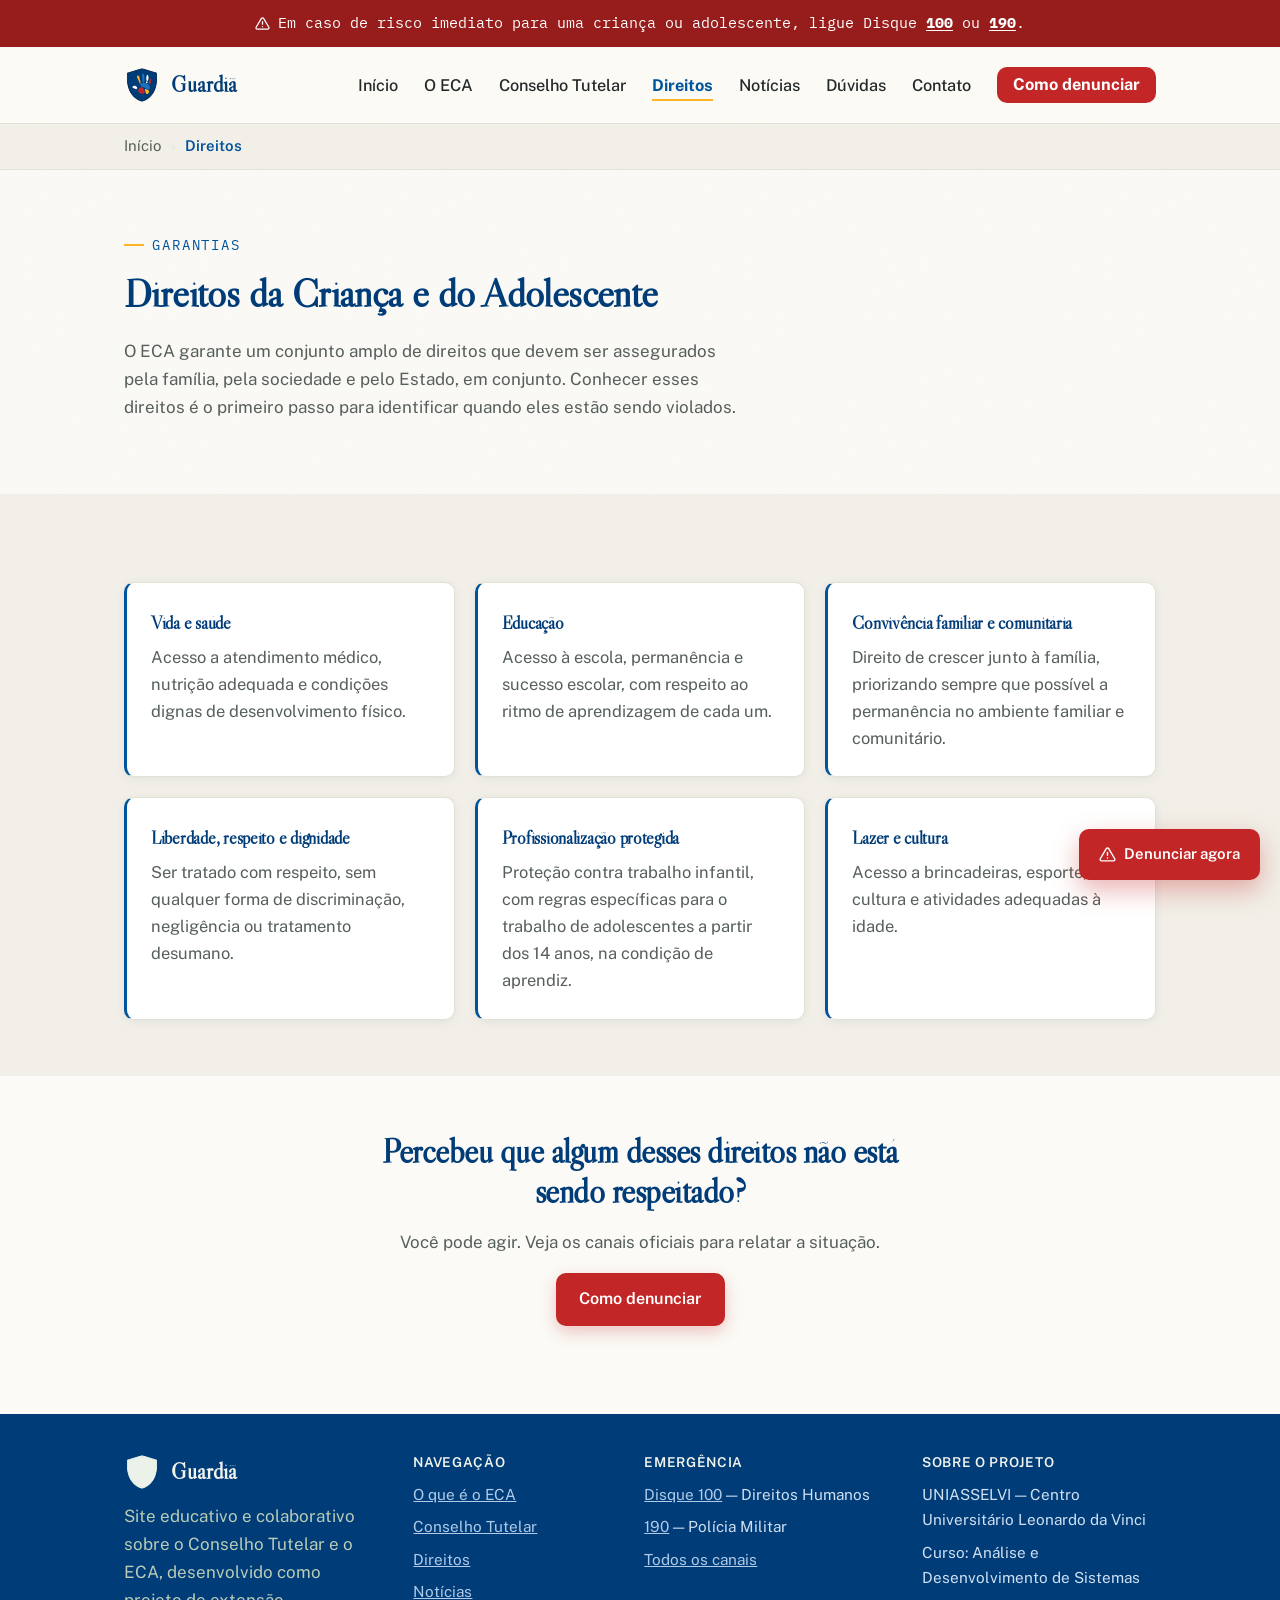
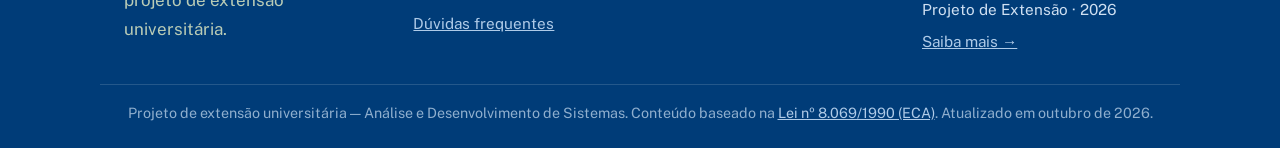
<file: site/direitos.html>
<!DOCTYPE html>
<html lang="pt-BR">
<head>
<meta charset="UTF-8">
<meta name="viewport" content="width=device-width, initial-scale=1.0">
<title>Direitos da Criança e do Adolescente — Guardiã</title>
<meta name="description" content="Conheça os principais direitos garantidos pelo ECA a crianças e adolescentes.">
<link rel="icon" href="img/favicon.svg" type="image/svg+xml">
<link rel="alternate icon" href="favicon.ico">
<link rel="apple-touch-icon" href="img/apple-touch-icon.png">
<link rel="manifest" href="manifest.json">
<meta name="theme-color" content="#003C78">
<meta property="og:type" content="website">
<meta property="og:site_name" content="Guardiã">
<meta property="og:locale" content="pt_BR">
<meta property="og:title" content="Direitos da Criança e do Adolescente — Guardiã">
<meta property="og:description" content="Conheça os principais direitos garantidos pelo ECA a crianças e adolescentes.">
<meta property="og:image" content="img/og-image.png">
<meta name="twitter:card" content="summary_large_image">
<meta name="twitter:title" content="Direitos da Criança e do Adolescente — Guardiã">
<meta name="twitter:description" content="Conheça os principais direitos garantidos pelo ECA a crianças e adolescentes.">
<meta name="twitter:image" content="img/og-image.png">
<link rel="preconnect" href="https://fonts.googleapis.com">
<link href="https://fonts.googleapis.com/css2?family=Libre+Caslon+Display&family=Public+Sans:wght@400;500;600;700;800&family=IBM+Plex+Mono:wght@400;500&display=swap" rel="stylesheet">
<link rel="stylesheet" href="css/style.css">
</head>
<body>
<a class="skip-link" href="#conteudo">Pular para o conteúdo</a>
<div class="emergency-bar">
  <svg viewBox="0 0 24 24" fill="none" stroke="currentColor" stroke-width="2" stroke-linecap="round" stroke-linejoin="round" aria-hidden="true"><path d="M10.29 3.86 1.82 18a2 2 0 0 0 1.71 3h16.94a2 2 0 0 0 1.71-3L13.71 3.86a2 2 0 0 0-3.42 0z"/><line x1="12" y1="9" x2="12" y2="13"/><line x1="12" y1="17" x2="12.01" y2="17"/></svg>
  <span>Em caso de risco imediato para uma criança ou adolescente, ligue Disque <a href="tel:100">100</a> ou <a href="tel:190">190</a>.</span>
</div>
<header class="site-header">
  <nav class="nav-wrap" aria-label="Navegação principal">
    <a class="brand" href="index.html">
      <img src="img/icon-guardia-header.svg" alt="" aria-hidden="true" width="28" height="28">
      Guardiã
    </a>
    <button class="nav-toggle" aria-expanded="false" aria-label="Abrir menu">☰ Menu</button>
    <ul class="nav-links">
      <li><a href="index.html">Início</a></li>
      <li><a href="eca.html">O ECA</a></li>
      <li><a href="conselho-tutelar.html">Conselho Tutelar</a></li>
      <li><a href="direitos.html" aria-current="page">Direitos</a></li>
      <li><a href="noticias.html">Notícias</a></li>
      <li><a href="faq.html">Dúvidas</a></li>
      <li><a href="contato.html">Contato</a></li>
      <li><a class="nav-cta" href="como-denunciar.html">Como denunciar</a></li>
    </ul>
  </nav>
</header>

<main id="conteudo">
  <nav class="breadcrumb" aria-label="Trilha de navegação">
    <div class="container">
      <a href="index.html">Início</a> <span aria-hidden="true">›</span> <span aria-current="page">Direitos</span>
    </div>
  </nav>

  <section class="section">
    <div class="container">
      <span class="eyebrow">Garantias</span>
      <h1>Direitos da Criança e do Adolescente</h1>
      <p>O ECA garante um conjunto amplo de direitos que devem ser assegurados pela família, pela sociedade e pelo Estado, em conjunto. Conhecer esses direitos é o primeiro passo para identificar quando eles estão sendo violados.</p>
    </div>
  </section>

  <section class="section section-alt">
    <div class="container">
      <div class="card-grid">
        <div class="card">
          <h3>Vida e saúde</h3>
          <p>Acesso a atendimento médico, nutrição adequada e condições dignas de desenvolvimento físico.</p>
        </div>
        <div class="card">
          <h3>Educação</h3>
          <p>Acesso à escola, permanência e sucesso escolar, com respeito ao ritmo de aprendizagem de cada um.</p>
        </div>
        <div class="card">
          <h3>Convivência familiar e comunitária</h3>
          <p>Direito de crescer junto à família, priorizando sempre que possível a permanência no ambiente familiar e comunitário.</p>
        </div>
        <div class="card">
          <h3>Liberdade, respeito e dignidade</h3>
          <p>Ser tratado com respeito, sem qualquer forma de discriminação, negligência ou tratamento desumano.</p>
        </div>
        <div class="card">
          <h3>Profissionalização protegida</h3>
          <p>Proteção contra trabalho infantil, com regras específicas para o trabalho de adolescentes a partir dos 14 anos, na condição de aprendiz.</p>
        </div>
        <div class="card">
          <h3>Lazer e cultura</h3>
          <p>Acesso a brincadeiras, esporte, cultura e atividades adequadas à idade.</p>
        </div>
      </div>
    </div>
  </section>

  <section class="section">
    <div class="container text-center" style="max-width:640px;">
      <h2>Percebeu que algum desses direitos não está sendo respeitado?</h2>
      <p class="text-center">Você pode agir. Veja os canais oficiais para relatar a situação.</p>
      <a class="btn btn-primary" href="como-denunciar.html">Como denunciar</a>
    </div>
  </section>
</main>

<footer class="site-footer">
  <div class="container footer-grid">
    <div>
      <a class="brand" href="index.html" style="color:#F2F5EE">
        <img src="img/icon-guardia-footer.svg" alt="" aria-hidden="true" width="30" height="30">
        Guardiã
      </a>
      <p style="color:#B9CCB6; margin-top:12px; max-width:36ch;">Site educativo e colaborativo sobre o Conselho Tutelar e o ECA, desenvolvido como projeto de extensão universitária.</p>
          </div>
    <div>
      <h4>Navegação</h4>
      <ul>
        <li><a href="eca.html">O que é o ECA</a></li>
        <li><a href="conselho-tutelar.html">Conselho Tutelar</a></li>
        <li><a href="direitos.html">Direitos</a></li>
        <li><a href="noticias.html">Notícias</a></li>
      <li><a href="faq.html">Dúvidas frequentes</a></li>
      </ul>
    </div>
    <div>
      <h4>Emergência</h4>
      <ul>
        <li style="white-space:nowrap;"><a href="tel:100">Disque 100</a> — Direitos Humanos</li>
        <li><a href="tel:190">190</a> — Polícia Militar</li>
        <li><a href="como-denunciar.html">Todos os canais</a></li>
      </ul>
    </div>
    <div>
      <h4>Sobre o projeto</h4>
      <ul>
        <li>UNIASSELVI — Centro Universitário Leonardo da Vinci</li>
        <li>Curso: Análise e Desenvolvimento de Sistemas</li>
        <li>Projeto de Extensão · 2026</li>
        <li><a href="sobre-o-projeto.html">Saiba mais →</a></li>
      </ul>
    </div>
  </div>
  <div class="container footer-bottom">
    Projeto de extensão universitária — Análise e Desenvolvimento de Sistemas. Conteúdo baseado na <a href="https://www.planalto.gov.br/ccivil_03/leis/L8069compilado.htm" target="_blank" rel="noopener">Lei nº 8.069/1990 (ECA)</a>. Atualizado em outubro de 2026.
  </div>
</footer>
<a class="float-report" href="como-denunciar.html">
  <svg viewBox="0 0 24 24" fill="none" stroke="currentColor" stroke-width="2" stroke-linecap="round" stroke-linejoin="round"><path d="M10.29 3.86 1.82 18a2 2 0 0 0 1.71 3h16.94a2 2 0 0 0 1.71-3L13.71 3.86a2 2 0 0 0-3.42 0z"/><line x1="12" y1="9" x2="12" y2="13"/><line x1="12" y1="17" x2="12.01" y2="17"/></svg>
  Denunciar agora
</a>
<button class="back-to-top" aria-label="Voltar ao topo" type="button">
  <svg viewBox="0 0 24 24" fill="none" stroke="currentColor" stroke-width="2" stroke-linecap="round" stroke-linejoin="round"><line x1="12" y1="19" x2="12" y2="5"/><polyline points="5 12 12 5 19 12"/></svg>
</button>
<script src="js/script.js" defer></script>
</body>
</html>
</file>
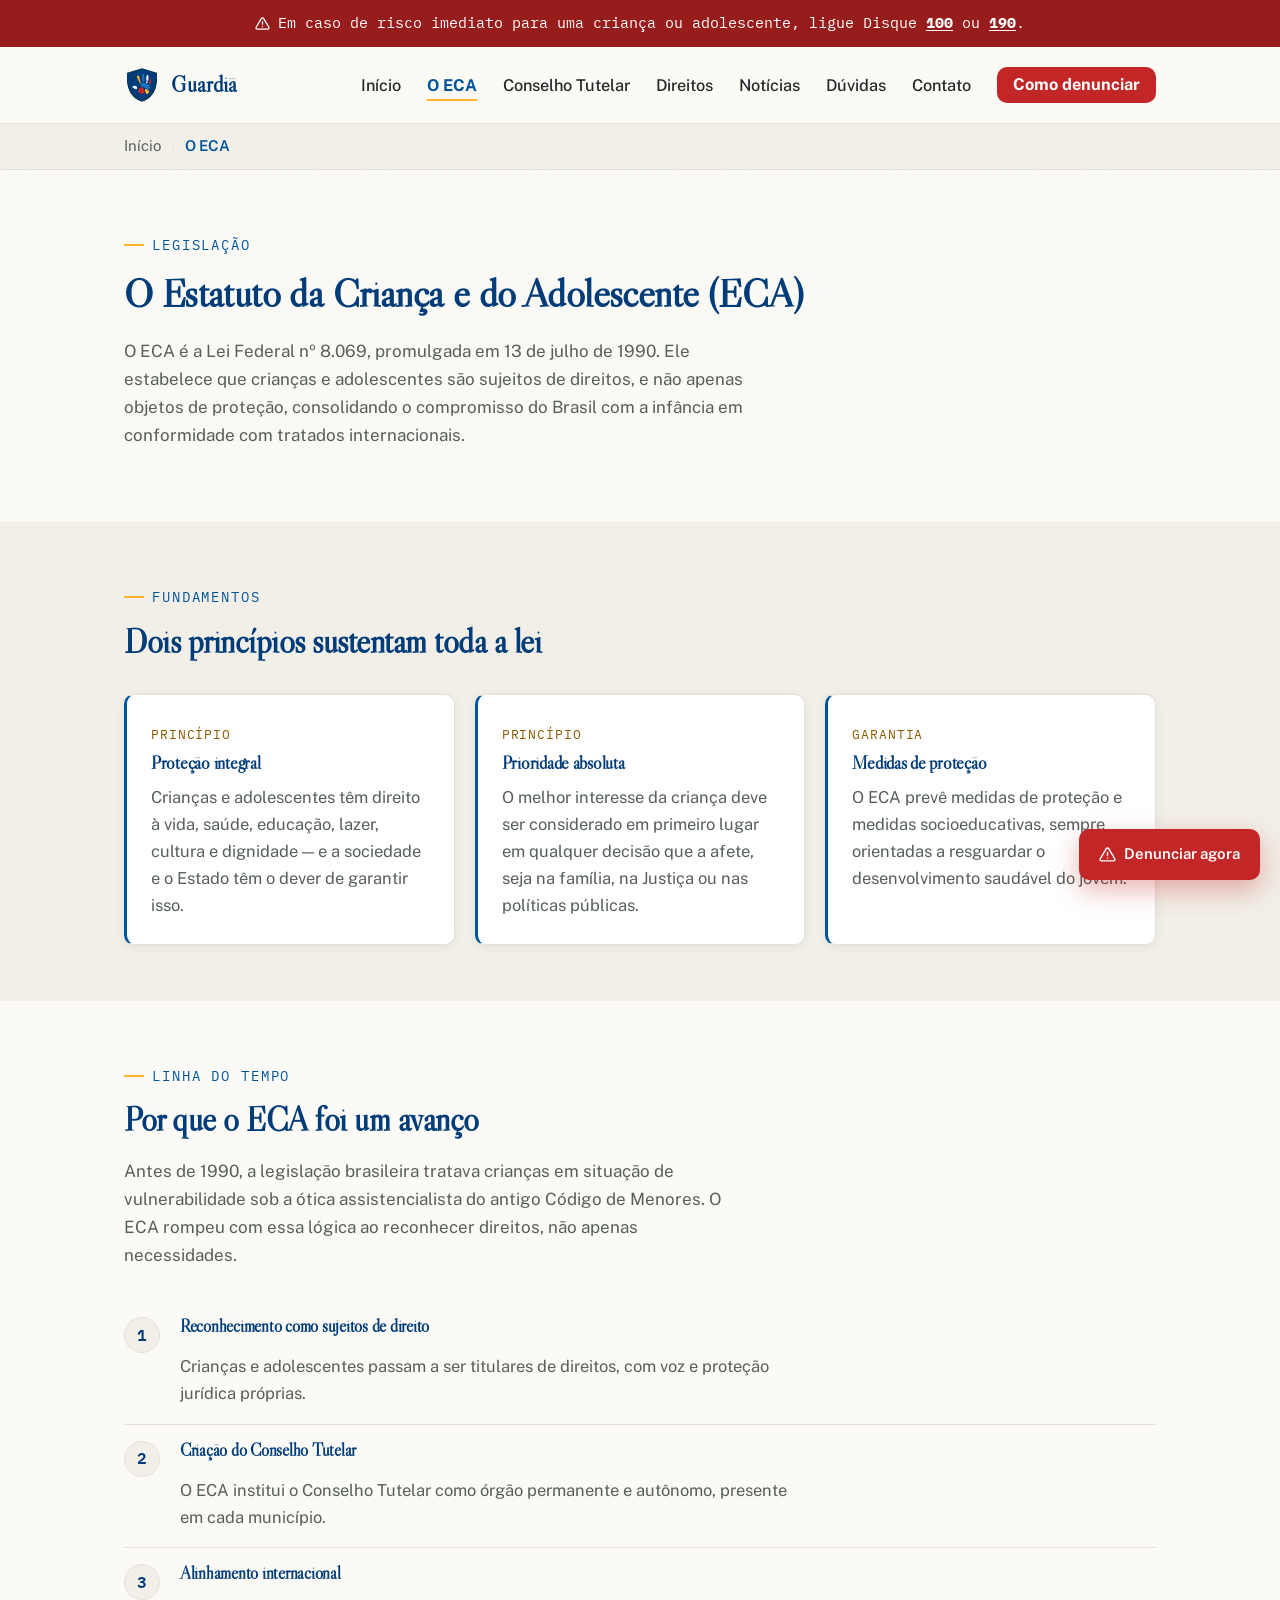
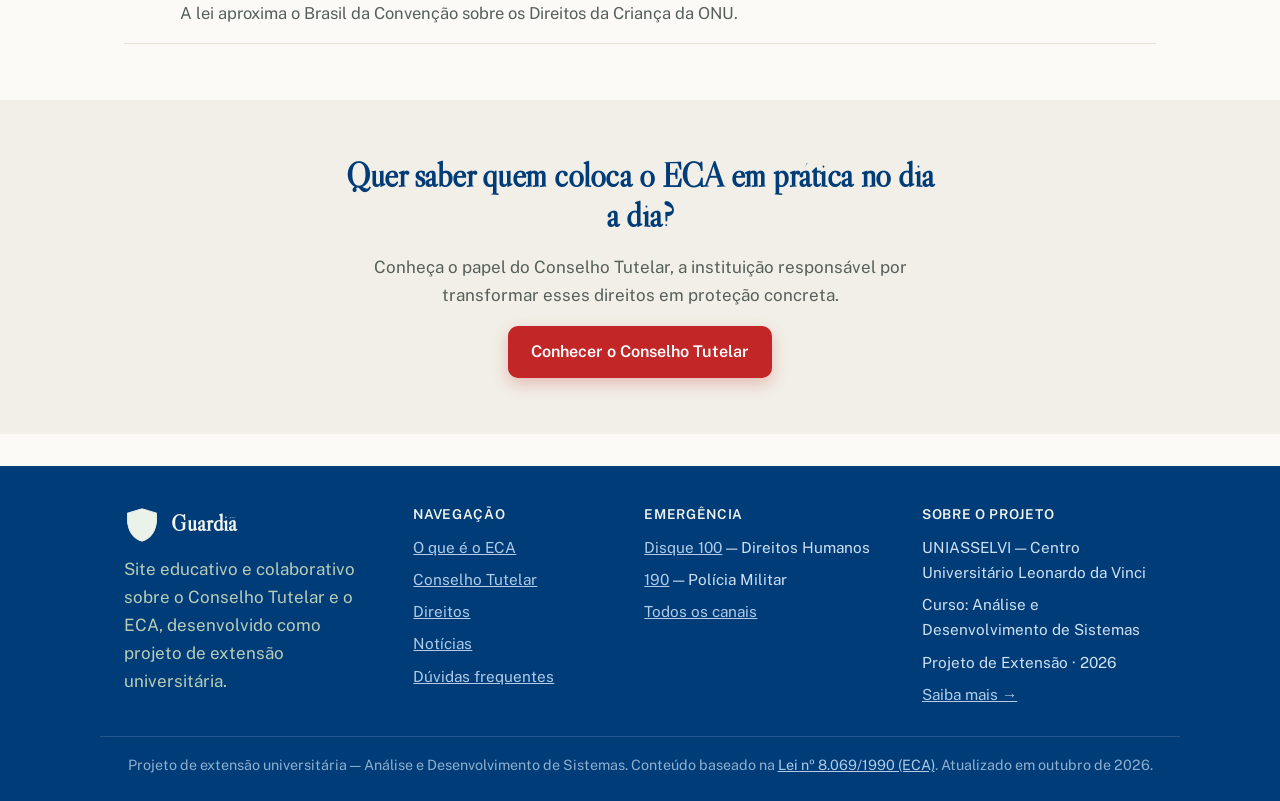
<file: site/eca.html>
<!DOCTYPE html>
<html lang="pt-BR">
<head>
<meta charset="UTF-8">
<meta name="viewport" content="width=device-width, initial-scale=1.0">
<title>O que é o ECA — Guardiã</title>
<meta name="description" content="Entenda o Estatuto da Criança e do Adolescente (ECA): fundamentos, garantias legais e importância histórica.">
<link rel="icon" href="img/favicon.svg" type="image/svg+xml">
<link rel="alternate icon" href="favicon.ico">
<link rel="apple-touch-icon" href="img/apple-touch-icon.png">
<link rel="manifest" href="manifest.json">
<meta name="theme-color" content="#003C78">
<meta property="og:type" content="website">
<meta property="og:site_name" content="Guardiã">
<meta property="og:locale" content="pt_BR">
<meta property="og:title" content="O que é o ECA — Guardiã">
<meta property="og:description" content="Entenda o Estatuto da Criança e do Adolescente (ECA): fundamentos, garantias legais e importância histórica.">
<meta property="og:image" content="img/og-image.png">
<meta name="twitter:card" content="summary_large_image">
<meta name="twitter:title" content="O que é o ECA — Guardiã">
<meta name="twitter:description" content="Entenda o Estatuto da Criança e do Adolescente (ECA): fundamentos, garantias legais e importância histórica.">
<meta name="twitter:image" content="img/og-image.png">
<link rel="preconnect" href="https://fonts.googleapis.com">
<link href="https://fonts.googleapis.com/css2?family=Libre+Caslon+Display&family=Public+Sans:wght@400;500;600;700;800&family=IBM+Plex+Mono:wght@400;500&display=swap" rel="stylesheet">
<link rel="stylesheet" href="css/style.css">
</head>
<body>
<a class="skip-link" href="#conteudo">Pular para o conteúdo</a>

<div class="emergency-bar">
  <svg viewBox="0 0 24 24" fill="none" stroke="currentColor" stroke-width="2" stroke-linecap="round" stroke-linejoin="round" aria-hidden="true"><path d="M10.29 3.86 1.82 18a2 2 0 0 0 1.71 3h16.94a2 2 0 0 0 1.71-3L13.71 3.86a2 2 0 0 0-3.42 0z"/><line x1="12" y1="9" x2="12" y2="13"/><line x1="12" y1="17" x2="12.01" y2="17"/></svg>
  <span>Em caso de risco imediato para uma criança ou adolescente, ligue Disque <a href="tel:100">100</a> ou <a href="tel:190">190</a>.</span>
</div>

<header class="site-header">
  <nav class="nav-wrap" aria-label="Navegação principal">
    <a class="brand" href="index.html">
      <img src="img/icon-guardia-header.svg" alt="" aria-hidden="true" width="28" height="28">
      Guardiã
    </a>
    <button class="nav-toggle" aria-expanded="false" aria-label="Abrir menu">☰ Menu</button>
    <ul class="nav-links">
      <li><a href="index.html">Início</a></li>
      <li><a href="eca.html" aria-current="page">O ECA</a></li>
      <li><a href="conselho-tutelar.html">Conselho Tutelar</a></li>
      <li><a href="direitos.html">Direitos</a></li>
      <li><a href="noticias.html">Notícias</a></li>
      <li><a href="faq.html">Dúvidas</a></li>
      <li><a href="contato.html">Contato</a></li>
      <li><a class="nav-cta" href="como-denunciar.html">Como denunciar</a></li>
    </ul>
  </nav>
</header>

<main id="conteudo">
  <nav class="breadcrumb" aria-label="Trilha de navegação">
    <div class="container">
      <a href="index.html">Início</a> <span aria-hidden="true">›</span> <span aria-current="page">O ECA</span>
    </div>
  </nav>

  <section class="section">
    <div class="container">
      <span class="eyebrow">Legislação</span>
      <h1>O Estatuto da Criança e do Adolescente (ECA)</h1>
      <p>O ECA é a Lei Federal nº 8.069, promulgada em 13 de julho de 1990. Ele estabelece que crianças e adolescentes são sujeitos de direitos, e não apenas objetos de proteção, consolidando o compromisso do Brasil com a infância em conformidade com tratados internacionais.</p>
    </div>
  </section>

  <section class="section section-alt">
    <div class="container">
      <div class="section-head">
        <span class="eyebrow">Fundamentos</span>
        <h2>Dois princípios sustentam toda a lei</h2>
      </div>
      <div class="card-grid">
        <div class="card">
          <span class="tag">Princípio</span>
          <h3>Proteção integral</h3>
          <p>Crianças e adolescentes têm direito à vida, saúde, educação, lazer, cultura e dignidade — e a sociedade e o Estado têm o dever de garantir isso.</p>
        </div>
        <div class="card">
          <span class="tag">Princípio</span>
          <h3>Prioridade absoluta</h3>
          <p>O melhor interesse da criança deve ser considerado em primeiro lugar em qualquer decisão que a afete, seja na família, na Justiça ou nas políticas públicas.</p>
        </div>
        <div class="card">
          <span class="tag">Garantia</span>
          <h3>Medidas de proteção</h3>
          <p>O ECA prevê medidas de proteção e medidas socioeducativas, sempre orientadas a resguardar o desenvolvimento saudável do jovem.</p>
        </div>
      </div>
    </div>
  </section>

  <section class="section">
    <div class="container">
      <div class="section-head">
        <span class="eyebrow">Linha do tempo</span>
        <h2>Por que o ECA foi um avanço</h2>
        <p>Antes de 1990, a legislação brasileira tratava crianças em situação de vulnerabilidade sob a ótica assistencialista do antigo Código de Menores. O ECA rompeu com essa lógica ao reconhecer direitos, não apenas necessidades.</p>
      </div>
      <ul class="steps">
        <li><h3>Reconhecimento como sujeitos de direito</h3><p>Crianças e adolescentes passam a ser titulares de direitos, com voz e proteção jurídica próprias.</p></li>
        <li><h3>Criação do Conselho Tutelar</h3><p>O ECA institui o Conselho Tutelar como órgão permanente e autônomo, presente em cada município.</p></li>
        <li><h3>Alinhamento internacional</h3><p>A lei aproxima o Brasil da Convenção sobre os Direitos da Criança da ONU.</p></li>
      </ul>
    </div>
  </section>

  <section class="section section-alt">
    <div class="container text-center" style="max-width:640px;">
      <h2>Quer saber quem coloca o ECA em prática no dia a dia?</h2>
      <p class="text-center">Conheça o papel do Conselho Tutelar, a instituição responsável por transformar esses direitos em proteção concreta.</p>
      <a class="btn btn-primary" href="conselho-tutelar.html">Conhecer o Conselho Tutelar</a>
    </div>
  </section>
</main>

<footer class="site-footer">
  <div class="container footer-grid">
    <div>
      <a class="brand" href="index.html" style="color:#F2F5EE">
        <img src="img/icon-guardia-footer.svg" alt="" aria-hidden="true" width="30" height="30">
        Guardiã
      </a>
      <p style="color:#B9CCB6; margin-top:12px; max-width:36ch;">Site educativo e colaborativo sobre o Conselho Tutelar e o ECA, desenvolvido como projeto de extensão universitária.</p>
          </div>
    <div>
      <h4>Navegação</h4>
      <ul>
        <li><a href="eca.html">O que é o ECA</a></li>
        <li><a href="conselho-tutelar.html">Conselho Tutelar</a></li>
        <li><a href="direitos.html">Direitos</a></li>
        <li><a href="noticias.html">Notícias</a></li>
      <li><a href="faq.html">Dúvidas frequentes</a></li>
      </ul>
    </div>
    <div>
      <h4>Emergência</h4>
      <ul>
        <li style="white-space:nowrap;"><a href="tel:100">Disque 100</a> — Direitos Humanos</li>
        <li><a href="tel:190">190</a> — Polícia Militar</li>
        <li><a href="como-denunciar.html">Todos os canais</a></li>
      </ul>
    </div>
    <div>
      <h4>Sobre o projeto</h4>
      <ul>
        <li>UNIASSELVI — Centro Universitário Leonardo da Vinci</li>
        <li>Curso: Análise e Desenvolvimento de Sistemas</li>
        <li>Projeto de Extensão · 2026</li>
        <li><a href="sobre-o-projeto.html">Saiba mais →</a></li>
      </ul>
    </div>
  </div>
  <div class="container footer-bottom">
    Projeto de extensão universitária — Análise e Desenvolvimento de Sistemas. Conteúdo baseado na <a href="https://www.planalto.gov.br/ccivil_03/leis/L8069compilado.htm" target="_blank" rel="noopener">Lei nº 8.069/1990 (ECA)</a>. Atualizado em outubro de 2026.
  </div>
</footer>
<a class="float-report" href="como-denunciar.html">
  <svg viewBox="0 0 24 24" fill="none" stroke="currentColor" stroke-width="2" stroke-linecap="round" stroke-linejoin="round"><path d="M10.29 3.86 1.82 18a2 2 0 0 0 1.71 3h16.94a2 2 0 0 0 1.71-3L13.71 3.86a2 2 0 0 0-3.42 0z"/><line x1="12" y1="9" x2="12" y2="13"/><line x1="12" y1="17" x2="12.01" y2="17"/></svg>
  Denunciar agora
</a>
<button class="back-to-top" aria-label="Voltar ao topo" type="button">
  <svg viewBox="0 0 24 24" fill="none" stroke="currentColor" stroke-width="2" stroke-linecap="round" stroke-linejoin="round"><line x1="12" y1="19" x2="12" y2="5"/><polyline points="5 12 12 5 19 12"/></svg>
</button>
<script src="js/script.js" defer></script>
</body>
</html>
</file>
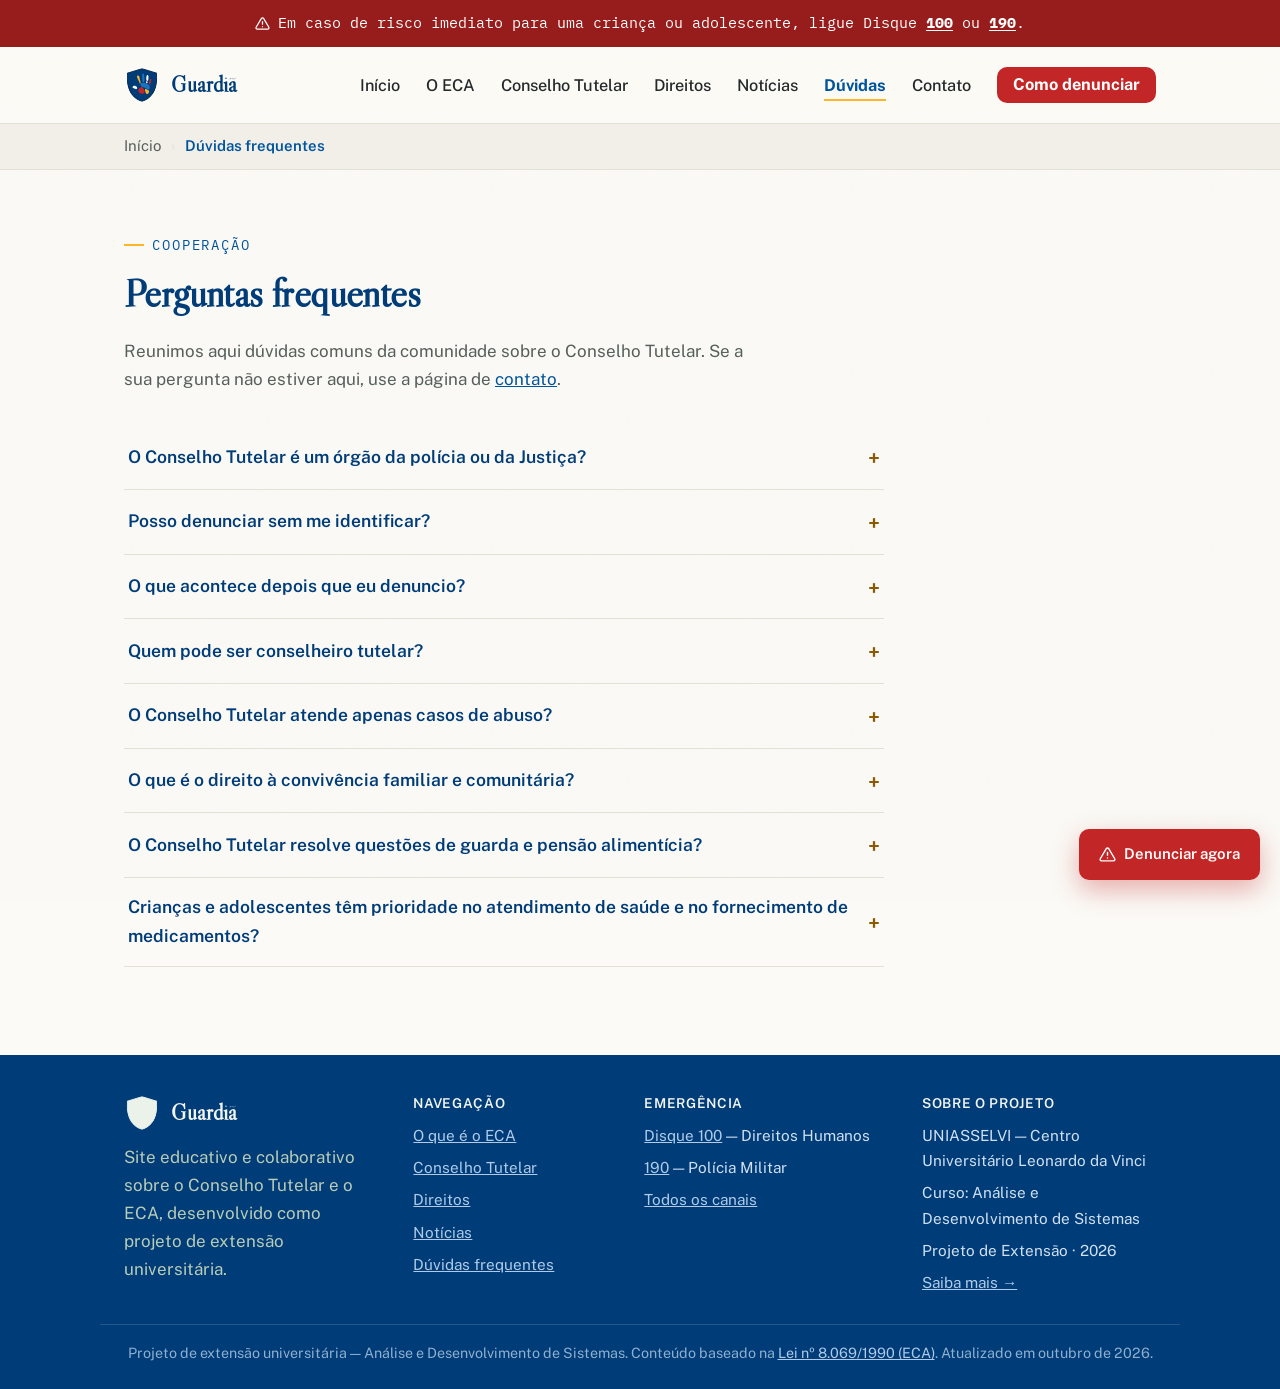
<file: site/faq.html>
<!DOCTYPE html>
<html lang="pt-BR">
<head>
<meta charset="UTF-8">
<meta name="viewport" content="width=device-width, initial-scale=1.0">
<title>Perguntas Frequentes — Guardiã</title>
<meta name="description" content="Dúvidas comuns sobre o Conselho Tutelar e o ECA.">
<link rel="icon" href="img/favicon.svg" type="image/svg+xml">
<link rel="alternate icon" href="favicon.ico">
<link rel="apple-touch-icon" href="img/apple-touch-icon.png">
<link rel="manifest" href="manifest.json">
<meta name="theme-color" content="#003C78">
<meta property="og:type" content="website">
<meta property="og:site_name" content="Guardiã">
<meta property="og:locale" content="pt_BR">
<meta property="og:title" content="Perguntas Frequentes — Guardiã">
<meta property="og:description" content="Dúvidas comuns sobre o Conselho Tutelar e o ECA.">
<meta property="og:image" content="img/og-image.png">
<meta name="twitter:card" content="summary_large_image">
<meta name="twitter:title" content="Perguntas Frequentes — Guardiã">
<meta name="twitter:description" content="Dúvidas comuns sobre o Conselho Tutelar e o ECA.">
<meta name="twitter:image" content="img/og-image.png">
<link rel="preconnect" href="https://fonts.googleapis.com">
<link href="https://fonts.googleapis.com/css2?family=Libre+Caslon+Display&family=Public+Sans:wght@400;500;600;700;800&family=IBM+Plex+Mono:wght@400;500&display=swap" rel="stylesheet">
<link rel="stylesheet" href="css/style.css">
</head>
<body>
<a class="skip-link" href="#conteudo">Pular para o conteúdo</a>
<div class="emergency-bar">
  <svg viewBox="0 0 24 24" fill="none" stroke="currentColor" stroke-width="2" stroke-linecap="round" stroke-linejoin="round" aria-hidden="true"><path d="M10.29 3.86 1.82 18a2 2 0 0 0 1.71 3h16.94a2 2 0 0 0 1.71-3L13.71 3.86a2 2 0 0 0-3.42 0z"/><line x1="12" y1="9" x2="12" y2="13"/><line x1="12" y1="17" x2="12.01" y2="17"/></svg>
  <span>Em caso de risco imediato para uma criança ou adolescente, ligue Disque <a href="tel:100">100</a> ou <a href="tel:190">190</a>.</span>
</div>
<header class="site-header">
  <nav class="nav-wrap" aria-label="Navegação principal">
    <a class="brand" href="index.html">
      <img src="img/icon-guardia-header.svg" alt="" aria-hidden="true" width="28" height="28">
      Guardiã
    </a>
    <button class="nav-toggle" aria-expanded="false" aria-label="Abrir menu">☰ Menu</button>
    <ul class="nav-links">
      <li><a href="index.html">Início</a></li>
      <li><a href="eca.html">O ECA</a></li>
      <li><a href="conselho-tutelar.html">Conselho Tutelar</a></li>
      <li><a href="direitos.html">Direitos</a></li>
      <li><a href="noticias.html">Notícias</a></li>
      <li><a href="faq.html" aria-current="page">Dúvidas</a></li>
      <li><a href="contato.html">Contato</a></li>
      <li><a class="nav-cta" href="como-denunciar.html">Como denunciar</a></li>
    </ul>
  </nav>
</header>

<main id="conteudo">
  <nav class="breadcrumb" aria-label="Trilha de navegação">
    <div class="container">
      <a href="index.html">Início</a> <span aria-hidden="true">›</span> <span aria-current="page">Dúvidas frequentes</span>
    </div>
  </nav>

  <section class="section">
    <div class="container">
      <span class="eyebrow">Cooperação</span>
      <h1>Perguntas frequentes</h1>
      <p>Reunimos aqui dúvidas comuns da comunidade sobre o Conselho Tutelar. Se a sua pergunta não estiver aqui, use a página de <a href="contato.html">contato</a>.</p>

      <div style="max-width:760px; margin-top:32px;">
        <details class="faq-item">
          <summary>O Conselho Tutelar é um órgão da polícia ou da Justiça?</summary>
          <div class="faq-body"><p>Não. O Conselho Tutelar é um órgão autônomo, ligado ao Poder Executivo municipal, mas com atuação independente. Ele não julga nem aplica penas — sua função é proteger e encaminhar, podendo acionar a polícia ou a Justiça quando necessário.</p></div>
        </details>
        <details class="faq-item">
          <summary>Posso denunciar sem me identificar?</summary>
          <div class="faq-body"><p>Sim. A denúncia pode ser feita de forma anônima, tanto pelo Disque 100 quanto, em muitos municípios, diretamente ao Conselho Tutelar.</p></div>
        </details>
        <details class="faq-item">
          <summary>O que acontece depois que eu denuncio?</summary>
          <div class="faq-body"><p>A equipe do Conselho Tutelar avalia o caso, pode visitar a família, ouvir a criança ou adolescente e aplicar medidas de proteção previstas no ECA, encaminhando para outros serviços quando necessário.</p></div>
        </details>
        <details class="faq-item">
          <summary>Quem pode ser conselheiro tutelar?</summary>
          <div class="faq-body"><p>Os conselheiros são cidadãos eleitos pela comunidade, para mandatos definidos pela legislação municipal, precisando atender a requisitos como idade mínima e reconhecida idoneidade moral.</p></div>
        </details>
        <details class="faq-item">
          <summary>O Conselho Tutelar atende apenas casos de abuso?</summary>
          <div class="faq-body"><p>Não. Ele também atua em casos de negligência, evasão escolar, uso de drogas, conflitos familiares graves e qualquer outra violação de direitos previstos no ECA.</p></div>
        </details>
        <details class="faq-item">
          <summary>O que é o direito à convivência familiar e comunitária?</summary>
          <div class="faq-body"><p>É um dos direitos garantidos pelo ECA (arts. 19 a 52): toda criança e adolescente tem direito a crescer junto de sua família, e na falta dela, junto de uma família substituta, sendo o afastamento do lar uma medida excepcional. Também inclui o direito de participar da vida da comunidade — escola, lazer, cultura e convívio social —, e não apenas do ambiente familiar. O Conselho Tutelar atua para preservar esses vínculos sempre que possível, buscando o acolhimento institucional apenas como último recurso e por tempo limitado.</p></div>
        </details>
        <details class="faq-item">
          <summary>O Conselho Tutelar resolve questões de guarda e pensão alimentícia?</summary>
          <div class="faq-body"><p>O Conselho Tutelar pode orientar a família e encaminhar o caso, mas não tem poder para decidir ou formalizar guarda nem fixar pensão alimentícia — essas decisões são da Justiça da Infância e da Juventude ou da Vara de Família. Para regularizar a guarda ou pedir pensão, o caminho é procurar a Defensoria Pública (gratuita) ou um advogado, e, quando envolver risco à criança ou adolescente, o Conselho Tutelar pode orientar sobre os próximos passos e, se for o caso, acionar a rede de proteção.</p></div>
        </details>
        <details class="faq-item">
          <summary>Crianças e adolescentes têm prioridade no atendimento de saúde e no fornecimento de medicamentos?</summary>
          <div class="faq-body"><p>Sim. O ECA estabelece a prioridade absoluta no atendimento à saúde de crianças e adolescentes, incluindo atendimento preferencial nos serviços públicos e o fornecimento gratuito de medicamentos, próteses e outros recursos relativos à saúde pelo Sistema Único de Saúde (SUS). Se essa prioridade não for respeitada, a família pode procurar a direção da unidade de saúde, o Conselho Municipal dos Direitos da Criança e do Adolescente ou o Conselho Tutelar, que pode orientar e, se necessário, encaminhar o caso.</p></div>
        </details>
      </div>
    </div>
  </section>
</main>

<footer class="site-footer">
  <div class="container footer-grid">
    <div>
      <a class="brand" href="index.html" style="color:#F2F5EE">
        <img src="img/icon-guardia-footer.svg" alt="" aria-hidden="true" width="30" height="30">
        Guardiã
      </a>
      <p style="color:#B9CCB6; margin-top:12px; max-width:36ch;">Site educativo e colaborativo sobre o Conselho Tutelar e o ECA, desenvolvido como projeto de extensão universitária.</p>
          </div>
    <div>
      <h4>Navegação</h4>
      <ul>
        <li><a href="eca.html">O que é o ECA</a></li>
        <li><a href="conselho-tutelar.html">Conselho Tutelar</a></li>
        <li><a href="direitos.html">Direitos</a></li>
        <li><a href="noticias.html">Notícias</a></li>
      <li><a href="faq.html">Dúvidas frequentes</a></li>
      </ul>
    </div>
    <div>
      <h4>Emergência</h4>
      <ul>
        <li style="white-space:nowrap;"><a href="tel:100">Disque 100</a> — Direitos Humanos</li>
        <li><a href="tel:190">190</a> — Polícia Militar</li>
        <li><a href="como-denunciar.html">Todos os canais</a></li>
      </ul>
    </div>
    <div>
      <h4>Sobre o projeto</h4>
      <ul>
        <li>UNIASSELVI — Centro Universitário Leonardo da Vinci</li>
        <li>Curso: Análise e Desenvolvimento de Sistemas</li>
        <li>Projeto de Extensão · 2026</li>
        <li><a href="sobre-o-projeto.html">Saiba mais →</a></li>
      </ul>
    </div>
  </div>
  <div class="container footer-bottom">
    Projeto de extensão universitária — Análise e Desenvolvimento de Sistemas. Conteúdo baseado na <a href="https://www.planalto.gov.br/ccivil_03/leis/L8069compilado.htm" target="_blank" rel="noopener">Lei nº 8.069/1990 (ECA)</a>. Atualizado em outubro de 2026.
  </div>
</footer>
<a class="float-report" href="como-denunciar.html">
  <svg viewBox="0 0 24 24" fill="none" stroke="currentColor" stroke-width="2" stroke-linecap="round" stroke-linejoin="round"><path d="M10.29 3.86 1.82 18a2 2 0 0 0 1.71 3h16.94a2 2 0 0 0 1.71-3L13.71 3.86a2 2 0 0 0-3.42 0z"/><line x1="12" y1="9" x2="12" y2="13"/><line x1="12" y1="17" x2="12.01" y2="17"/></svg>
  Denunciar agora
</a>
<button class="back-to-top" aria-label="Voltar ao topo" type="button">
  <svg viewBox="0 0 24 24" fill="none" stroke="currentColor" stroke-width="2" stroke-linecap="round" stroke-linejoin="round"><line x1="12" y1="19" x2="12" y2="5"/><polyline points="5 12 12 5 19 12"/></svg>
</button>
<script src="js/script.js" defer></script>
</body>
</html>
</file>
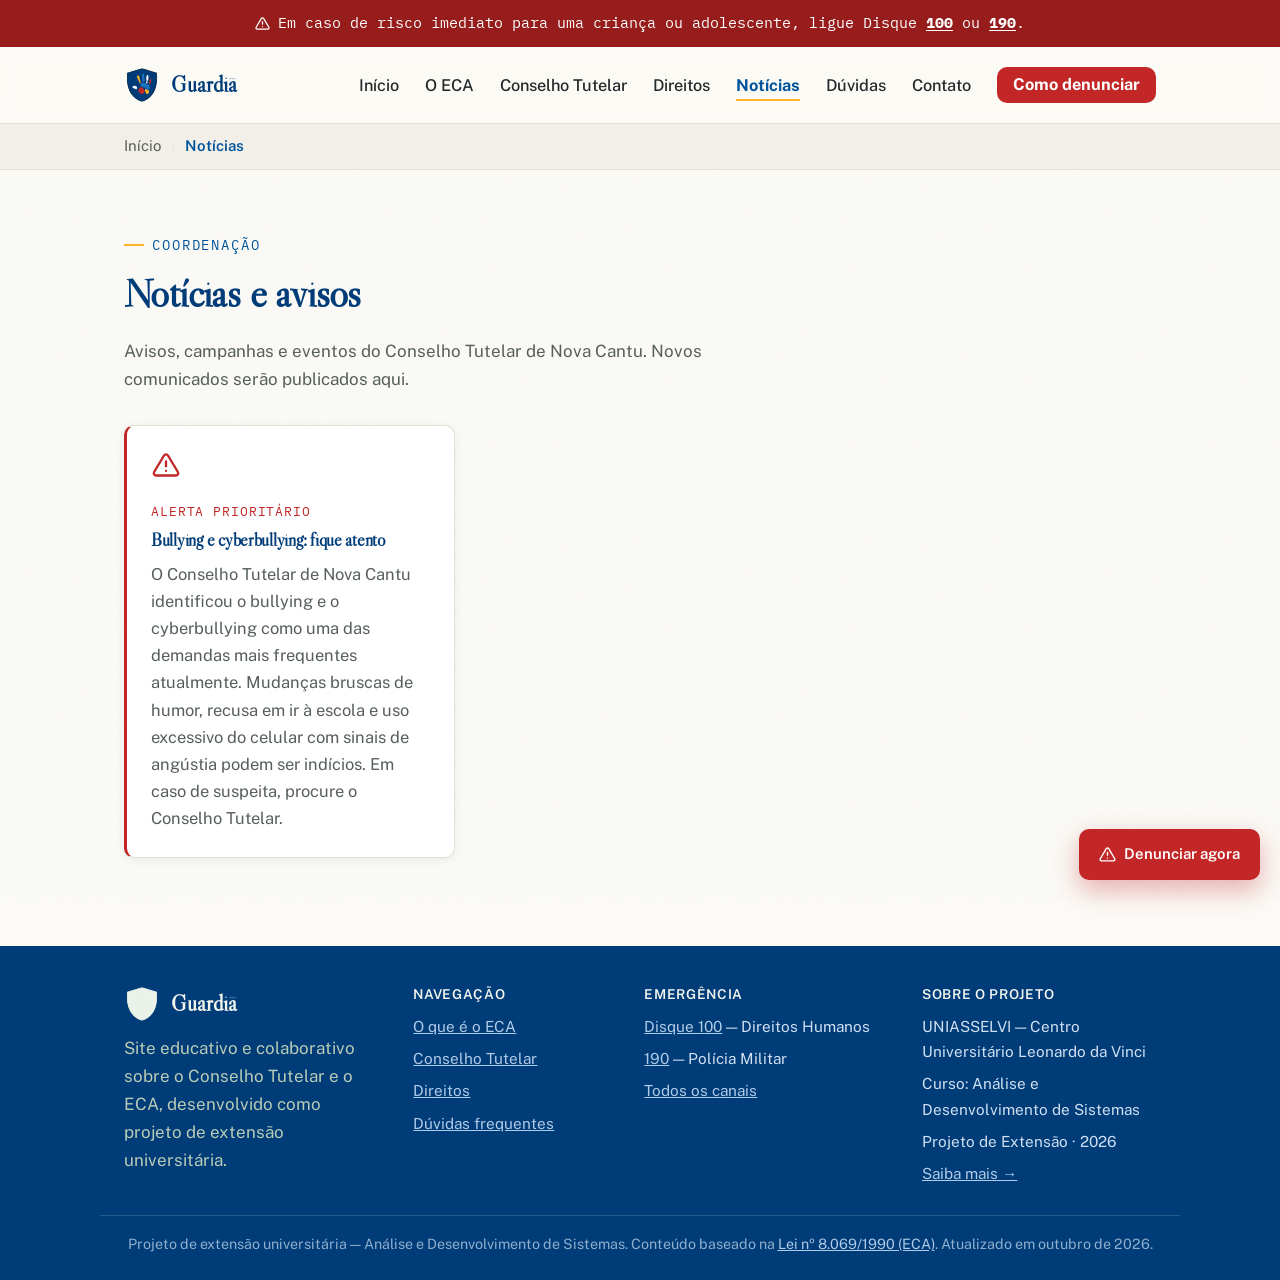
<file: site/noticias.html>
<!DOCTYPE html>
<html lang="pt-BR">
<head>
<meta charset="UTF-8">
<meta name="viewport" content="width=device-width, initial-scale=1.0">
<title>Notícias e Avisos — Guardiã</title>
<meta name="description" content="Campanhas, eventos e avisos relacionados ao Conselho Tutelar e à proteção da infância.">
<link rel="icon" href="img/favicon.svg" type="image/svg+xml">
<link rel="alternate icon" href="favicon.ico">
<link rel="apple-touch-icon" href="img/apple-touch-icon.png">
<link rel="manifest" href="manifest.json">
<meta name="theme-color" content="#003C78">
<meta property="og:type" content="website">
<meta property="og:site_name" content="Guardiã">
<meta property="og:locale" content="pt_BR">
<meta property="og:title" content="Notícias e Avisos — Guardiã">
<meta property="og:description" content="Campanhas, eventos e avisos relacionados ao Conselho Tutelar e à proteção da infância.">
<meta property="og:image" content="img/og-image.png">
<meta name="twitter:card" content="summary_large_image">
<meta name="twitter:title" content="Notícias e Avisos — Guardiã">
<meta name="twitter:description" content="Campanhas, eventos e avisos relacionados ao Conselho Tutelar e à proteção da infância.">
<meta name="twitter:image" content="img/og-image.png">
<link rel="preconnect" href="https://fonts.googleapis.com">
<link href="https://fonts.googleapis.com/css2?family=Libre+Caslon+Display&family=Public+Sans:wght@400;500;600;700;800&family=IBM+Plex+Mono:wght@400;500&display=swap" rel="stylesheet">
<link rel="stylesheet" href="css/style.css">
</head>
<body>
<a class="skip-link" href="#conteudo">Pular para o conteúdo</a>
<div class="emergency-bar">
  <svg viewBox="0 0 24 24" fill="none" stroke="currentColor" stroke-width="2" stroke-linecap="round" stroke-linejoin="round" aria-hidden="true"><path d="M10.29 3.86 1.82 18a2 2 0 0 0 1.71 3h16.94a2 2 0 0 0 1.71-3L13.71 3.86a2 2 0 0 0-3.42 0z"/><line x1="12" y1="9" x2="12" y2="13"/><line x1="12" y1="17" x2="12.01" y2="17"/></svg>
  <span>Em caso de risco imediato para uma criança ou adolescente, ligue Disque <a href="tel:100">100</a> ou <a href="tel:190">190</a>.</span>
</div>
<header class="site-header">
  <nav class="nav-wrap" aria-label="Navegação principal">
    <a class="brand" href="index.html">
      <img src="img/icon-guardia-header.svg" alt="" aria-hidden="true" width="28" height="28">
      Guardiã
    </a>
    <button class="nav-toggle" aria-expanded="false" aria-label="Abrir menu">☰ Menu</button>
    <ul class="nav-links">
      <li><a href="index.html">Início</a></li>
      <li><a href="eca.html">O ECA</a></li>
      <li><a href="conselho-tutelar.html">Conselho Tutelar</a></li>
      <li><a href="direitos.html">Direitos</a></li>
      <li><a href="noticias.html" aria-current="page">Notícias</a></li>
      <li><a href="faq.html">Dúvidas</a></li>
      <li><a href="contato.html">Contato</a></li>
      <li><a class="nav-cta" href="como-denunciar.html">Como denunciar</a></li>
    </ul>
  </nav>
</header>

<main id="conteudo">
  <nav class="breadcrumb" aria-label="Trilha de navegação">
    <div class="container">
      <a href="index.html">Início</a> <span aria-hidden="true">›</span> <span aria-current="page">Notícias</span>
    </div>
  </nav>

  <section class="section">
    <div class="container">
      <span class="eyebrow">Coordenação</span>
      <h1>Notícias e avisos</h1>
      <p>Avisos, campanhas e eventos do Conselho Tutelar de Nova Cantu. Novos comunicados serão publicados aqui.</p>

      <div class="card-grid">
        <div class="card card-c">
          <span class="card-icon" aria-hidden="true"><svg viewBox="0 0 24 24" fill="none" stroke="currentColor" stroke-width="2" stroke-linecap="round" stroke-linejoin="round"><path d="M10.29 3.86 1.82 18a2 2 0 0 0 1.71 3h16.94a2 2 0 0 0 1.71-3L13.71 3.86a2 2 0 0 0-3.42 0z"/><line x1="12" y1="9" x2="12" y2="13"/><line x1="12" y1="17" x2="12.01" y2="17"/></svg></span>
          <span class="tag">Alerta prioritário</span>
          <h3>Bullying e cyberbullying: fique atento</h3>
          <p>O Conselho Tutelar de Nova Cantu identificou o bullying e o cyberbullying como uma das demandas mais frequentes atualmente. Mudanças bruscas de humor, recusa em ir à escola e uso excessivo do celular com sinais de angústia podem ser indícios. Em caso de suspeita, procure o Conselho Tutelar.</p>
        </div>
      </div>
    </div>
  </section>
</main>

<footer class="site-footer">
  <div class="container footer-grid">
    <div>
      <a class="brand" href="index.html" style="color:#F2F5EE">
        <img src="img/icon-guardia-footer.svg" alt="" aria-hidden="true" width="30" height="30">
        Guardiã
      </a>
      <p style="color:#B9CCB6; margin-top:12px; max-width:36ch;">Site educativo e colaborativo sobre o Conselho Tutelar e o ECA, desenvolvido como projeto de extensão universitária.</p>
          </div>
    <div>
      <h4>Navegação</h4>
      <ul>
        <li><a href="eca.html">O que é o ECA</a></li>
        <li><a href="conselho-tutelar.html">Conselho Tutelar</a></li>
        <li><a href="direitos.html">Direitos</a></li>
        <li><a href="faq.html">Dúvidas frequentes</a></li>
      </ul>
    </div>
    <div>
      <h4>Emergência</h4>
      <ul>
        <li style="white-space:nowrap;"><a href="tel:100">Disque 100</a> — Direitos Humanos</li>
        <li><a href="tel:190">190</a> — Polícia Militar</li>
        <li><a href="como-denunciar.html">Todos os canais</a></li>
      </ul>
    </div>
    <div>
      <h4>Sobre o projeto</h4>
      <ul>
        <li>UNIASSELVI — Centro Universitário Leonardo da Vinci</li>
        <li>Curso: Análise e Desenvolvimento de Sistemas</li>
        <li>Projeto de Extensão · 2026</li>
        <li><a href="sobre-o-projeto.html">Saiba mais →</a></li>
      </ul>
    </div>
  </div>
  <div class="container footer-bottom">
    Projeto de extensão universitária — Análise e Desenvolvimento de Sistemas. Conteúdo baseado na <a href="https://www.planalto.gov.br/ccivil_03/leis/L8069compilado.htm" target="_blank" rel="noopener">Lei nº 8.069/1990 (ECA)</a>. Atualizado em outubro de 2026.
  </div>
</footer>
<a class="float-report" href="como-denunciar.html">
  <svg viewBox="0 0 24 24" fill="none" stroke="currentColor" stroke-width="2" stroke-linecap="round" stroke-linejoin="round"><path d="M10.29 3.86 1.82 18a2 2 0 0 0 1.71 3h16.94a2 2 0 0 0 1.71-3L13.71 3.86a2 2 0 0 0-3.42 0z"/><line x1="12" y1="9" x2="12" y2="13"/><line x1="12" y1="17" x2="12.01" y2="17"/></svg>
  Denunciar agora
</a>
<button class="back-to-top" aria-label="Voltar ao topo" type="button">
  <svg viewBox="0 0 24 24" fill="none" stroke="currentColor" stroke-width="2" stroke-linecap="round" stroke-linejoin="round"><line x1="12" y1="19" x2="12" y2="5"/><polyline points="5 12 12 5 19 12"/></svg>
</button>
<script src="js/script.js" defer></script>
</body>
</html>
</file>
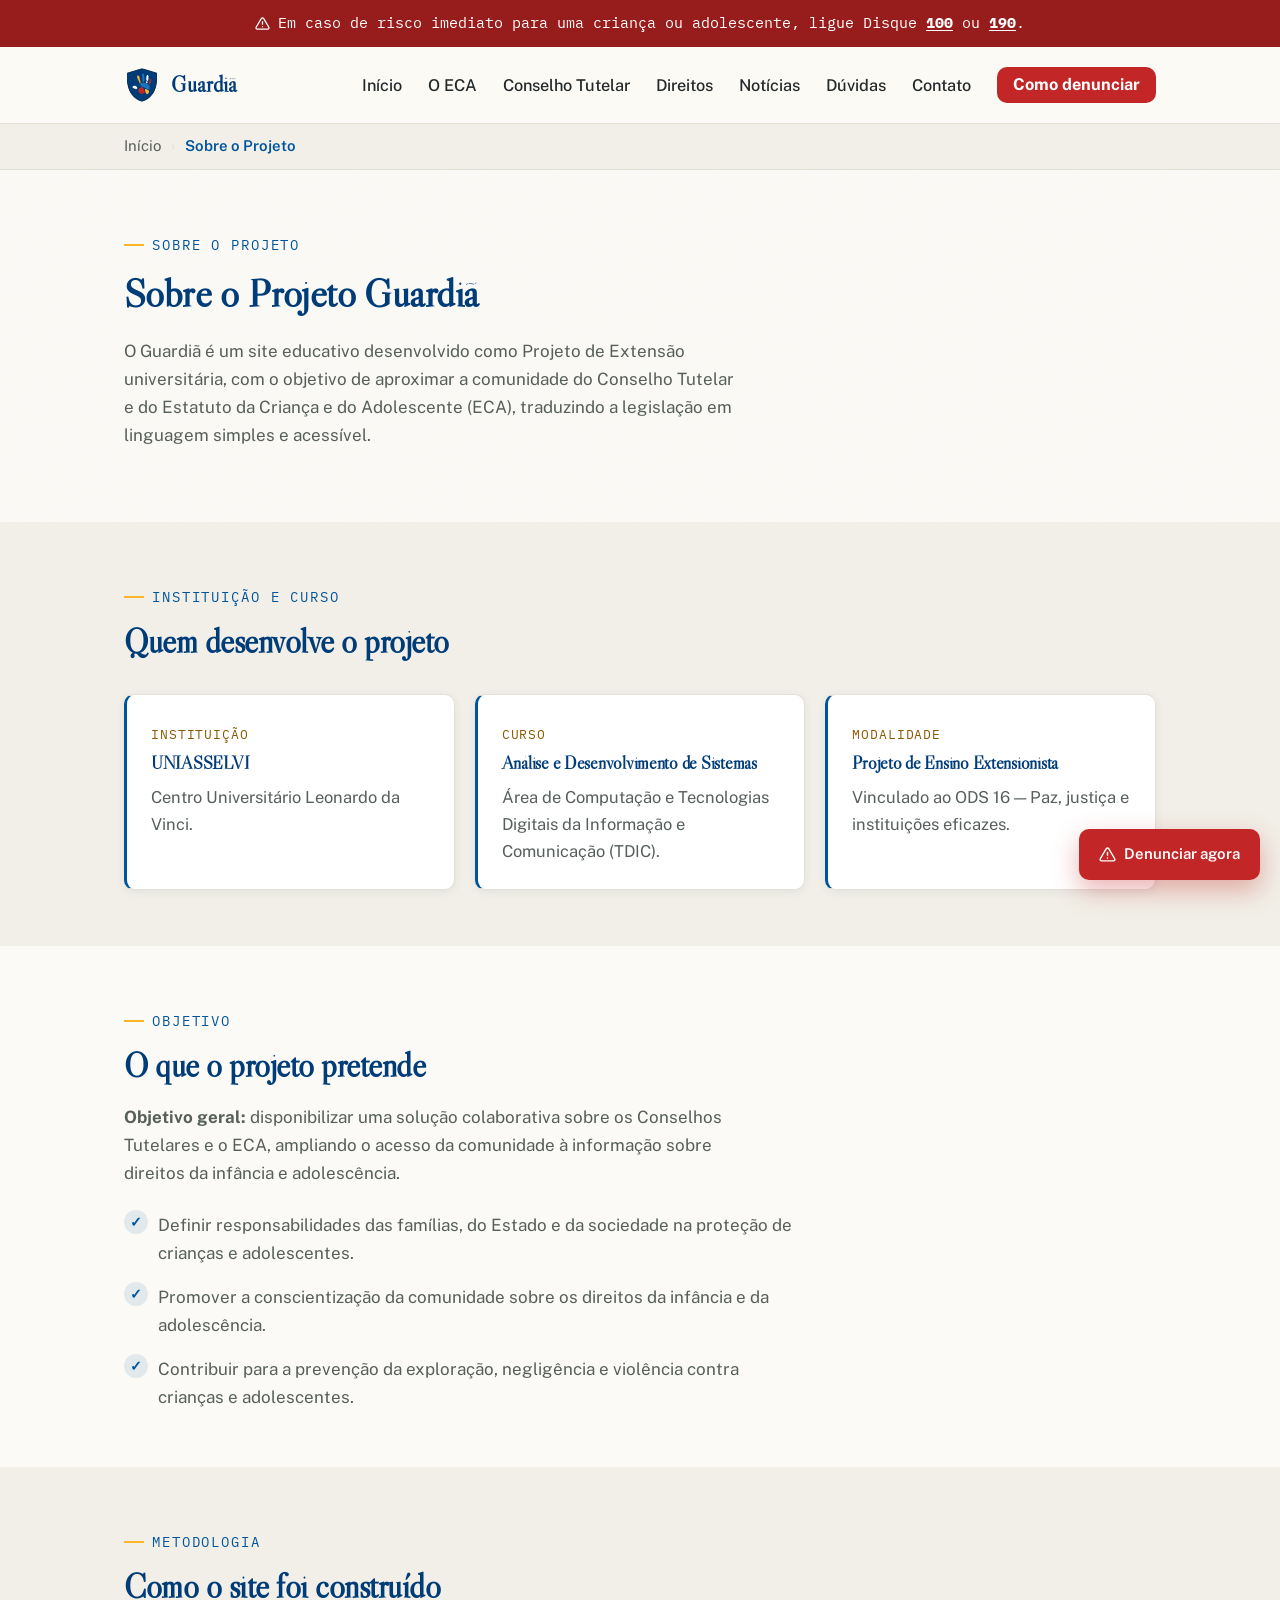
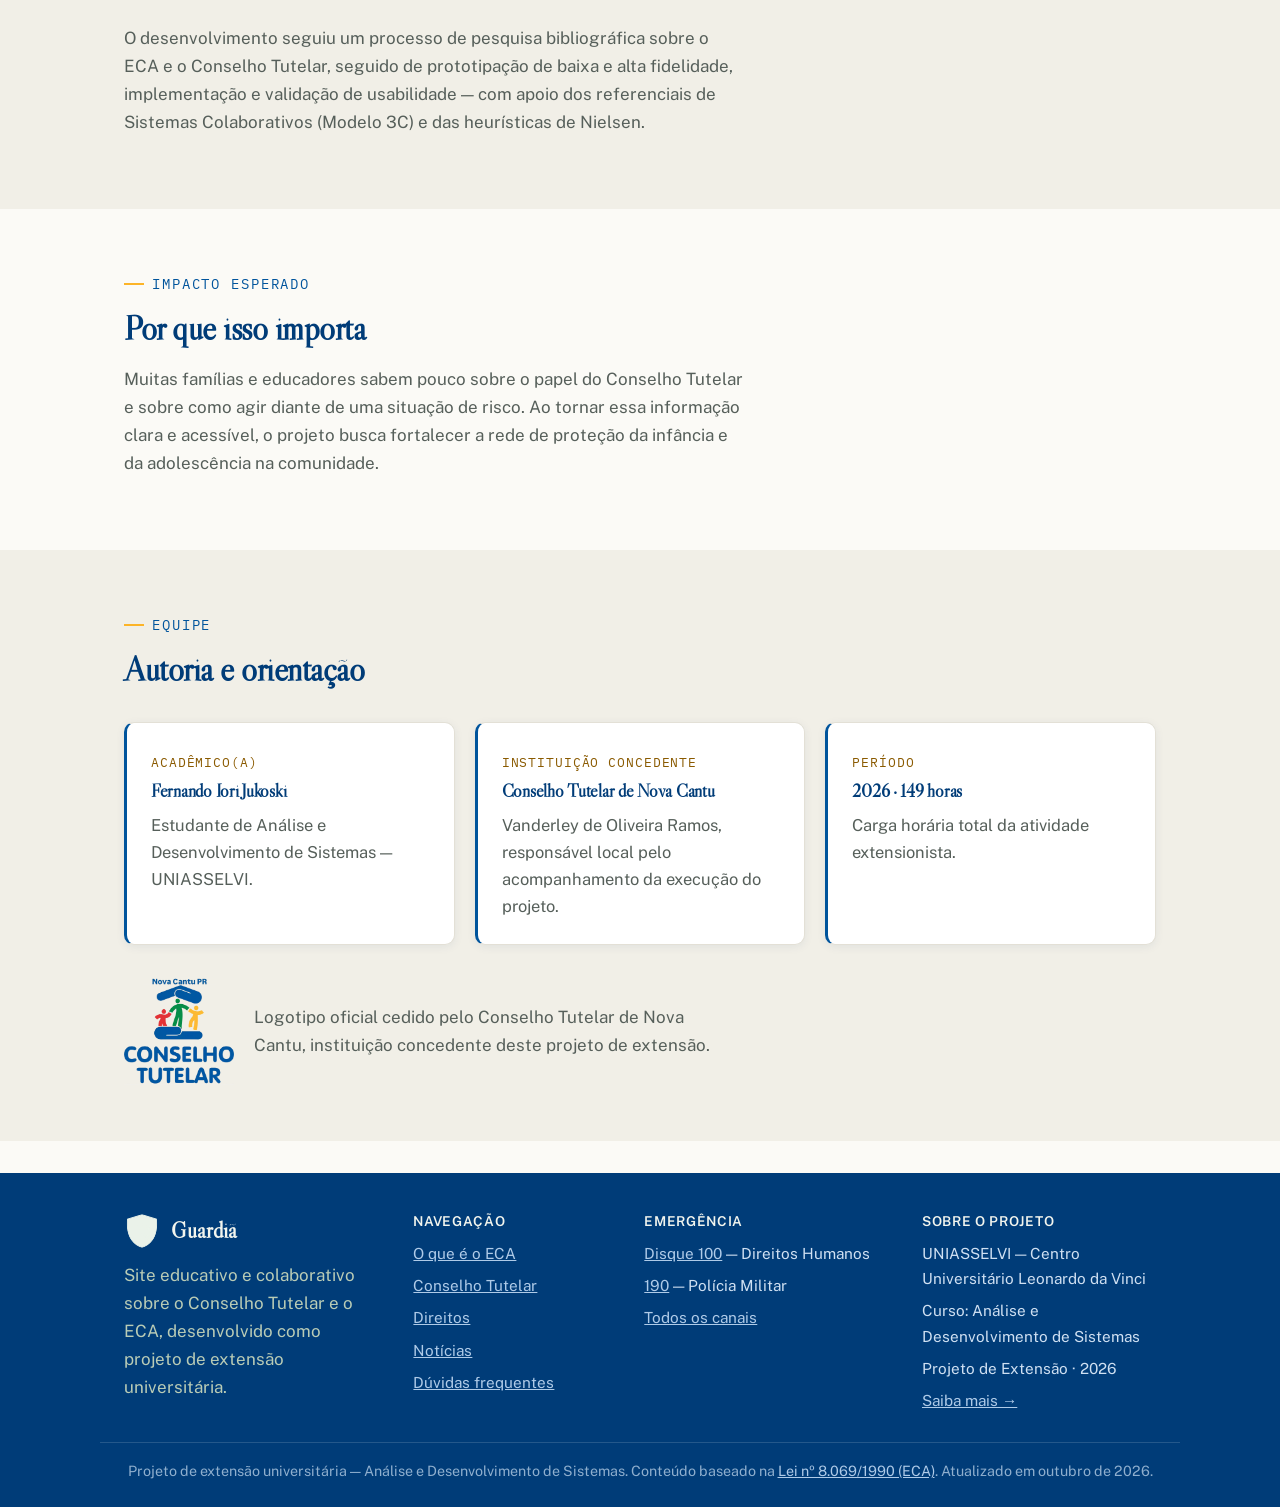
<file: site/sobre-o-projeto.html>
<!DOCTYPE html>
<html lang="pt-BR">
<head>
<meta charset="UTF-8">
<meta name="viewport" content="width=device-width, initial-scale=1.0">
<title>Sobre o Projeto — Guardiã</title>
<meta name="description" content="Objetivo, instituição, metodologia e impacto esperado do projeto de extensão Guardiã, sobre o Conselho Tutelar e o ECA.">
<link rel="icon" href="img/favicon.svg" type="image/svg+xml">
<link rel="alternate icon" href="favicon.ico">
<link rel="apple-touch-icon" href="img/apple-touch-icon.png">
<link rel="manifest" href="manifest.json">
<meta name="theme-color" content="#003C78">
<meta property="og:type" content="website">
<meta property="og:site_name" content="Guardiã">
<meta property="og:locale" content="pt_BR">
<meta property="og:title" content="Sobre o Projeto — Guardiã">
<meta property="og:description" content="Objetivo, instituição, metodologia e impacto esperado do projeto de extensão Guardiã, sobre o Conselho Tutelar e o ECA.">
<meta property="og:image" content="img/og-image.png">
<meta name="twitter:card" content="summary_large_image">
<meta name="twitter:title" content="Sobre o Projeto — Guardiã">
<meta name="twitter:description" content="Objetivo, instituição, metodologia e impacto esperado do projeto de extensão Guardiã, sobre o Conselho Tutelar e o ECA.">
<meta name="twitter:image" content="img/og-image.png">
<link rel="preconnect" href="https://fonts.googleapis.com">
<link href="https://fonts.googleapis.com/css2?family=Libre+Caslon+Display&family=Public+Sans:wght@400;500;600;700;800&family=IBM+Plex+Mono:wght@400;500&display=swap" rel="stylesheet">
<link rel="stylesheet" href="css/style.css">
</head>
<body>
<a class="skip-link" href="#conteudo">Pular para o conteúdo</a>
<div class="emergency-bar">
  <svg viewBox="0 0 24 24" fill="none" stroke="currentColor" stroke-width="2" stroke-linecap="round" stroke-linejoin="round" aria-hidden="true"><path d="M10.29 3.86 1.82 18a2 2 0 0 0 1.71 3h16.94a2 2 0 0 0 1.71-3L13.71 3.86a2 2 0 0 0-3.42 0z"/><line x1="12" y1="9" x2="12" y2="13"/><line x1="12" y1="17" x2="12.01" y2="17"/></svg>
  <span>Em caso de risco imediato para uma criança ou adolescente, ligue Disque <a href="tel:100">100</a> ou <a href="tel:190">190</a>.</span>
</div>
<header class="site-header">
  <nav class="nav-wrap" aria-label="Navegação principal">
    <a class="brand" href="index.html">
      <img src="img/icon-guardia-header.svg" alt="" aria-hidden="true" width="28" height="28">
      Guardiã
    </a>
    <button class="nav-toggle" aria-expanded="false" aria-label="Abrir menu">☰ Menu</button>
    <ul class="nav-links">
      <li><a href="index.html">Início</a></li>
      <li><a href="eca.html">O ECA</a></li>
      <li><a href="conselho-tutelar.html">Conselho Tutelar</a></li>
      <li><a href="direitos.html">Direitos</a></li>
      <li><a href="noticias.html">Notícias</a></li>
      <li><a href="faq.html">Dúvidas</a></li>
      <li><a href="contato.html">Contato</a></li>
      <li><a class="nav-cta" href="como-denunciar.html">Como denunciar</a></li>
    </ul>
  </nav>
</header>

<main id="conteudo">
  <nav class="breadcrumb" aria-label="Trilha de navegação">
    <div class="container">
      <a href="index.html">Início</a> <span aria-hidden="true">›</span> <span aria-current="page">Sobre o Projeto</span>
    </div>
  </nav>

  <section class="section">
    <div class="container">
      <span class="eyebrow">Sobre o projeto</span>
      <h1>Sobre o Projeto Guardiã</h1>
      <p>O Guardiã é um site educativo desenvolvido como Projeto de Extensão universitária, com o objetivo de aproximar a comunidade do Conselho Tutelar e do Estatuto da Criança e do Adolescente (ECA), traduzindo a legislação em linguagem simples e acessível.</p>
    </div>
  </section>

  <section class="section section-alt">
    <div class="container">
      <div class="section-head">
        <span class="eyebrow">Instituição e curso</span>
        <h2>Quem desenvolve o projeto</h2>
      </div>
      <div class="card-grid">
        <div class="card">
          <span class="tag">Instituição</span>
          <h3>UNIASSELVI</h3>
          <p>Centro Universitário Leonardo da Vinci.</p>
        </div>
        <div class="card">
          <span class="tag">Curso</span>
          <h3>Análise e Desenvolvimento de Sistemas</h3>
          <p>Área de Computação e Tecnologias Digitais da Informação e Comunicação (TDIC).</p>
        </div>
        <div class="card">
          <span class="tag">Modalidade</span>
          <h3>Projeto de Ensino Extensionista</h3>
          <p>Vinculado ao ODS 16 — Paz, justiça e instituições eficazes.</p>
        </div>
      </div>
    </div>
  </section>

  <section class="section">
    <div class="container">
      <div class="section-head">
        <span class="eyebrow">Objetivo</span>
        <h2>O que o projeto pretende</h2>
        <p><strong>Objetivo geral:</strong> disponibilizar uma solução colaborativa sobre os Conselhos Tutelares e o ECA, ampliando o acesso da comunidade à informação sobre direitos da infância e adolescência.</p>
      </div>
      <ul class="checklist">
        <li>Definir responsabilidades das famílias, do Estado e da sociedade na proteção de crianças e adolescentes.</li>
        <li>Promover a conscientização da comunidade sobre os direitos da infância e da adolescência.</li>
        <li>Contribuir para a prevenção da exploração, negligência e violência contra crianças e adolescentes.</li>
      </ul>
    </div>
  </section>

  <section class="section section-alt">
    <div class="container">
      <div class="section-head">
        <span class="eyebrow">Metodologia</span>
        <h2>Como o site foi construído</h2>
        <p>O desenvolvimento seguiu um processo de pesquisa bibliográfica sobre o ECA e o Conselho Tutelar, seguido de prototipação de baixa e alta fidelidade, implementação e validação de usabilidade — com apoio dos referenciais de Sistemas Colaborativos (Modelo 3C) e das heurísticas de Nielsen.</p>
      </div>
    </div>
  </section>

  <section class="section">
    <div class="container">
      <div class="section-head">
        <span class="eyebrow">Impacto esperado</span>
        <h2>Por que isso importa</h2>
        <p>Muitas famílias e educadores sabem pouco sobre o papel do Conselho Tutelar e sobre como agir diante de uma situação de risco. Ao tornar essa informação clara e acessível, o projeto busca fortalecer a rede de proteção da infância e da adolescência na comunidade.</p>
      </div>
    </div>
  </section>

  <section class="section section-alt">
    <div class="container">
      <div class="section-head">
        <span class="eyebrow">Equipe</span>
        <h2>Autoria e orientação</h2>
      </div>
      <div class="card-grid">
        <div class="card">
          <span class="tag">Acadêmico(a)</span>
          <h3>Fernando Iori Jukoski</h3>
          <p>Estudante de Análise e Desenvolvimento de Sistemas — UNIASSELVI.</p>
        </div>
        <div class="card">
          <span class="tag">Instituição concedente</span>
          <h3>Conselho Tutelar de Nova Cantu</h3>
          <p>Vanderley de Oliveira Ramos,
            responsável local pelo acompanhamento da execução do projeto.</p>
        </div>
        <div class="card">
          <span class="tag">Período</span>
          <h3>2026 · 149 horas</h3>
          <p>Carga horária total da atividade extensionista.</p>
        </div>
      </div>
      <div style="display:flex; align-items:center; gap:20px; margin-top: var(--space-6); flex-wrap:wrap;">
        <img src="img/logo-conselho-nova-cantu.png" alt="Logotipo do Conselho Tutelar de Nova Cantu — PR" style="width:110px; height:auto;">
        <p style="max-width: 46ch; margin:0;">Logotipo oficial cedido pelo Conselho Tutelar de Nova Cantu, instituição concedente deste projeto de extensão.</p>
      </div>
    </div>
  </section>
</main>

<footer class="site-footer">
  <div class="container footer-grid">
    <div>
      <a class="brand" href="index.html" style="color:#F2F5EE">
        <img src="img/icon-guardia-footer.svg" alt="" aria-hidden="true" width="30" height="30">
        Guardiã
      </a>
      <p style="color:#B9CCB6; margin-top:12px; max-width:36ch;">Site educativo e colaborativo sobre o Conselho Tutelar e o ECA, desenvolvido como projeto de extensão universitária.</p>
          </div>
    <div>
      <h4>Navegação</h4>
      <ul>
        <li><a href="eca.html">O que é o ECA</a></li>
        <li><a href="conselho-tutelar.html">Conselho Tutelar</a></li>
        <li><a href="direitos.html">Direitos</a></li>
        <li><a href="noticias.html">Notícias</a></li>
        <li><a href="faq.html">Dúvidas frequentes</a></li>
      </ul>
    </div>
    <div>
      <h4>Emergência</h4>
      <ul>
        <li style="white-space:nowrap;"><a href="tel:100">Disque 100</a> — Direitos Humanos</li>
        <li><a href="tel:190">190</a> — Polícia Militar</li>
        <li><a href="como-denunciar.html">Todos os canais</a></li>
      </ul>
    </div>
    <div>
      <h4>Sobre o projeto</h4>
      <ul>
        <li>UNIASSELVI — Centro Universitário Leonardo da Vinci</li>
        <li>Curso: Análise e Desenvolvimento de Sistemas</li>
        <li>Projeto de Extensão · 2026</li>
        <li><a href="sobre-o-projeto.html" aria-current="page">Saiba mais →</a></li>
      </ul>
    </div>
  </div>
  <div class="container footer-bottom">
    Projeto de extensão universitária — Análise e Desenvolvimento de Sistemas. Conteúdo baseado na <a href="https://www.planalto.gov.br/ccivil_03/leis/L8069compilado.htm" target="_blank" rel="noopener">Lei nº 8.069/1990 (ECA)</a>. Atualizado em outubro de 2026.
  </div>
</footer>
<a class="float-report" href="como-denunciar.html">
  <svg viewBox="0 0 24 24" fill="none" stroke="currentColor" stroke-width="2" stroke-linecap="round" stroke-linejoin="round"><path d="M10.29 3.86 1.82 18a2 2 0 0 0 1.71 3h16.94a2 2 0 0 0 1.71-3L13.71 3.86a2 2 0 0 0-3.42 0z"/><line x1="12" y1="9" x2="12" y2="13"/><line x1="12" y1="17" x2="12.01" y2="17"/></svg>
  Denunciar agora
</a>
<button class="back-to-top" aria-label="Voltar ao topo" type="button">
  <svg viewBox="0 0 24 24" fill="none" stroke="currentColor" stroke-width="2" stroke-linecap="round" stroke-linejoin="round"><line x1="12" y1="19" x2="12" y2="5"/><polyline points="5 12 12 5 19 12"/></svg>
</button>
<script src="js/script.js" defer></script>
</body>
</html>
</file>
<file: site/css/style.css>
/* =========================================================
   Guardiã — site institucional sobre o Conselho Tutelar e o ECA
   Paleta alinhada à identidade visual do Conselho Tutelar de Nova Cantu.
   ========================================================= */

:root {
  --color-bg: #FBFAF6;
  --color-bg-alt: #F1EFE7;
  --color-surface: #FFFFFF;

  --color-primary: #00549C;
  --color-primary-light: #1D72BE;
  --color-primary-dark: #003C78;

  --color-green: #00843C;
  --color-green-dark: #04652E;

  --color-gold: #FCB428;
  --color-gold-dark: #8A5A00;

  --color-alert: #C22626;
  --color-alert-dark: #971D1D;

  --color-text: #23282A;
  --color-text-soft: #565F5A;
  --color-border: #E3E0D6;

  --font-display: "Libre Caslon Display", Georgia, serif;
  --font-body: "Public Sans", -apple-system, "Segoe UI", sans-serif;
  --font-mono: "IBM Plex Mono", ui-monospace, monospace;

  --radius-sm: 6px;
  --radius-md: 10px;
  --radius-lg: 14px;

  /* Escala de espaçamento — todo o layout usa apenas estes valores,
     para manter um ritmo vertical/horizontal consistente entre seções. */
  --space-0: 4px;
  --space-1: 8px;
  --space-2: 12px;
  --space-3: 16px;
  --space-4: 20px;
  --space-5: 24px;
  --space-6: 32px;
  --space-7: 40px;
  --space-8: 48px;
  --space-9: 56px;
  --space-10: 64px;

  --shadow-soft: 0 2px 10px rgba(0, 60, 120, 0.07);
  --shadow-lift: 0 10px 28px rgba(0, 60, 120, 0.12);
  --shadow-card-hover: 0 14px 32px rgba(0, 60, 120, 0.14);
}

@media (prefers-reduced-motion: reduce) {
  * { animation-duration: 0.01ms !important; animation-iteration-count: 1 !important; transition-duration: 0.01ms !important; scroll-behavior: auto !important; }
}

* { box-sizing: border-box; }
html { scroll-behavior: smooth; font-size: 106.25%; } /* ~17px, para melhor legibilidade geral */

body {
  margin: 0;
  font-family: var(--font-body);
  background: var(--color-bg);
  color: var(--color-text);
  line-height: 1.65;
  -webkit-font-smoothing: antialiased;
  position: relative;
}

/* Textura de grão sutil no fundo — dá uma sensação mais tátil/impressa
   em vez do gradiente digital "liso" típico de templates genéricos. */
body::before {
  content: "";
  position: fixed;
  inset: 0;
  z-index: 0;
  pointer-events: none;
  opacity: 0.035;
  mix-blend-mode: multiply;
  background-image: url("data:image/svg+xml,%3Csvg xmlns='http://www.w3.org/2000/svg' width='180' height='180'%3E%3Cfilter id='n'%3E%3CfeTurbulence type='fractalNoise' baseFrequency='0.9' numOctaves='2' stitchTiles='stitch'/%3E%3C/filter%3E%3Crect width='100%25' height='100%25' filter='url(%23n)'/%3E%3C/svg%3E");
}
.site-header, .site-footer, main, .emergency-bar { position: relative; z-index: 1; }

img { max-width: 100%; display: block; }
svg { display: block; }

a { color: var(--color-primary); }
a:focus-visible, button:focus-visible, input:focus-visible,
textarea:focus-visible, summary:focus-visible {
  outline: 3px solid var(--color-gold);
  outline-offset: 2px;
}

h1, h2, h3, h4 {
  font-family: var(--font-display);
  color: var(--color-primary-dark);
  line-height: 1.2;
  margin: 0 0 0.5em;
  font-weight: 600;
  letter-spacing: -0.015em;
}
h1 { font-size: clamp(2rem, 4vw, 3.1rem); }
/* Em páginas internas, o h1 é o título da página (1 por página, correto para SEO/acessibilidade),
   mas não deve saltar tanto acima dos h2 das seções seguintes. Na home (dentro de .hero) mantém o tamanho grande. */
.section:not(.hero) h1 { font-size: clamp(1.7rem, 3.1vw, 2.35rem); }
h2 { font-size: clamp(1.5rem, 2.6vw, 2.05rem); }
h3 { font-size: 1.15rem; }

p { margin: 0 0 1em; color: var(--color-text-soft); max-width: 62ch; }

.container { width: 100%; max-width: 1080px; margin: 0 auto; padding: 0 24px; position: relative; }

.eyebrow {
  font-family: var(--font-mono);
  font-size: 0.85rem;
  letter-spacing: 0.13em;
  text-transform: uppercase;
  color: var(--color-primary);
  display: inline-flex;
  align-items: center;
  gap: 8px;
  margin-bottom: 0.9em;
}
.eyebrow::before { content: ""; width: 20px; height: 2px; background: var(--color-gold); display: inline-block; }

/* ---------- Barra de aviso ---------- */
.emergency-bar {
  background: var(--color-alert-dark);
  color: #fff;
  font-family: var(--font-mono);
  font-size: 0.88rem;
  padding: 11px 20px;
  text-align: center;
  display: flex;
  align-items: center;
  justify-content: center;
  gap: 8px;
}
.emergency-bar svg { width: 15px; height: 15px; flex: none; color: #fff; }
.emergency-bar a { color: #fff; font-weight: 700; text-decoration: underline; text-underline-offset: 2px; }

/* ---------- Cabeçalho ---------- */
.site-header {
  background: rgba(251, 250, 246, 0.92);
  backdrop-filter: saturate(160%) blur(8px);
  -webkit-backdrop-filter: saturate(160%) blur(8px);
  border-bottom: 1px solid var(--color-border);
  position: sticky; top: 0; z-index: 50;
  transition: box-shadow 0.2s ease;
}
.site-header.is-scrolled { box-shadow: 0 6px 18px rgba(0, 60, 120, 0.08); }

.nav-wrap { display: flex; align-items: center; justify-content: space-between; padding: var(--space-4) 24px; max-width: 1080px; margin: 0 auto; }
.brand { display: flex; align-items: center; gap: 11px; font-family: var(--font-display); font-weight: 600; font-size: 1.3rem; color: var(--color-primary-dark); text-decoration: none; }
.brand img { width: 36px; height: 36px; flex: none; }

.nav-toggle { display: none; background: none; border: 1px solid var(--color-border); border-radius: var(--radius-sm); padding: 8px 12px; font-family: var(--font-body); font-weight: 600; font-size: 0.85rem; color: var(--color-primary-dark); cursor: pointer; }
.nav-links { list-style: none; display: flex; align-items: center; gap: 26px; margin: 0; padding: 0; }
.nav-links a { color: var(--color-text); text-decoration: none; font-size: 0.96rem; font-weight: 500; padding-bottom: 4px; border-bottom: 2px solid transparent; }
.nav-links a:hover { color: var(--color-primary); }
.nav-links a[aria-current="page"] { color: var(--color-primary); font-weight: 700; border-bottom-color: var(--color-gold); }
.nav-cta { display: inline-flex; align-items: center; background: var(--color-alert); color: #fff !important; padding: 8px 16px; border-radius: var(--radius-md); font-weight: 700 !important; border-bottom: none !important; line-height: 1.2; }
.nav-links a.nav-cta { padding-bottom: 8px; } /* sobrepõe o padding-bottom: 4px de .nav-links a, que centralizava o texto mais para baixo */
.nav-cta:hover { background: var(--color-alert-dark); }
@media (max-width: 900px) {
  .nav-toggle { display: inline-flex; align-items: center; gap: 6px; }
  .nav-links { position: absolute; top: 100%; left: 0; right: 0; background: var(--color-surface); flex-direction: column; align-items: stretch; gap: 0; border-bottom: 1px solid var(--color-border); box-shadow: var(--shadow-lift); display: none; padding: 8px 24px 16px; }
  .nav-links.is-open { display: flex; }
  .nav-links li { border-top: 1px solid var(--color-border); }
  .nav-links li:first-child { border-top: none; }
  .nav-links a { display: block; padding: 12px 4px; border-bottom: none; }
  .nav-cta { margin-top: 10px; text-align: center; }
}

/* ---------- Hero ---------- */
.hero { padding: var(--space-10) 0 var(--space-8); position: relative; overflow: hidden; }
/* Textura de pontos no lugar das manchas desfocadas — mais gráfica e menos "gerada". */
.hero::before {
  content: "";
  position: absolute;
  top: 0; right: 0;
  width: 50%;
  height: 420px;
  z-index: 0;
  pointer-events: none;
  background-image: radial-gradient(var(--color-primary) 1.6px, transparent 1.6px);
  background-size: 22px 22px;
  opacity: 0.10;
  -webkit-mask-image: radial-gradient(circle at top right, black 0%, black 22%, transparent 55%);
  mask-image: radial-gradient(circle at top right, black 0%, black 22%, transparent 55%);
}
.hero::after {
  content: "";
  position: absolute;
  top: -60px; right: -60px;
  width: 6px; height: 220px;
  background: var(--color-gold);
  opacity: 0.5;
  transform: rotate(28deg);
  z-index: 0;
}
.hero > .container { position: relative; z-index: 1; }
.hero-content { max-width: 880px; }
.hero-actions { display: flex; gap: var(--space-2); flex-wrap: wrap; margin-top: var(--space-5); }

.btn { display: inline-flex; align-items: center; gap: 8px; font-family: var(--font-body); font-weight: 600; font-size: 0.95rem; padding: 12px 22px; border-radius: var(--radius-md); text-decoration: none; border: 1.5px solid transparent; cursor: pointer; transition: transform 0.15s ease, box-shadow 0.15s ease, background 0.15s ease, color 0.15s ease; }
.btn:hover { transform: translateY(-1px); }
.btn-primary { background: var(--color-alert); color: #fff; box-shadow: 0 6px 16px rgba(194,38,38,0.25); }
.btn-primary:hover { background: var(--color-alert-dark); }
.btn-outline { background: var(--color-surface); border-color: var(--color-border); color: var(--color-primary); }
.btn-outline:hover { border-color: var(--color-primary); }

/* ---------- Seções / cartões ---------- */
.section { padding: var(--space-9) 0; }
.section-alt { background: var(--color-bg-alt); }

.card-grid { display: grid; grid-template-columns: repeat(3, 1fr); gap: var(--space-4); margin-top: var(--space-6); }
@media (max-width: 900px) { .card-grid { grid-template-columns: 1fr 1fr; } }
@media (max-width: 600px) { .card-grid { grid-template-columns: 1fr; } }

.card { position: relative; background: var(--color-surface); border: 1px solid var(--color-border); border-left: 3px solid var(--accent, var(--color-primary)); border-radius: var(--radius-md); padding: var(--space-5); box-shadow: var(--shadow-soft); transition: transform 0.18s ease, box-shadow 0.18s ease; }
.card:hover { transform: translateY(-3px); box-shadow: var(--shadow-card-hover); }
.card-a { --accent: var(--color-green); }
.card-b { --accent: var(--color-primary); }
.card-c { --accent: var(--color-alert); }
.card-icon { display: flex; align-items: center; justify-content: center; width: 30px; height: 30px; color: var(--accent, var(--color-primary)); margin-bottom: var(--space-3); }
.card-icon svg { width: 28px; height: 28px; }
.card .tag { font-family: var(--font-mono); font-size: 0.74rem; letter-spacing: 0.07em; text-transform: uppercase; color: var(--accent, var(--color-gold-dark)); }
.card h3 { margin-top: 6px; font-size: 1.05rem; }
.card p:last-child { margin-bottom: 0; }
.card p { font-size: 0.97rem; }

/* ---------- Estatísticas ---------- */
.stat-strip { display: flex; flex-wrap: wrap; margin-top: var(--space-7); background: var(--color-surface); border: 1px solid var(--color-border); border-radius: var(--radius-lg); box-shadow: var(--shadow-soft); overflow: hidden; }
.stat { min-width: 150px; flex: 1; padding: var(--space-6) var(--space-5); border-right: 1px solid var(--color-border); position: relative; }
.stat::before { content: ""; position: absolute; top: var(--space-5); left: var(--space-5); width: 28px; height: 3px; border-radius: 2px; background: var(--color-gold); }
.stat:last-child { border-right: none; }
.stat .num { font-family: var(--font-display); font-size: 2.3rem; font-weight: 600; color: var(--color-primary); display: block; margin-top: var(--space-3); }
.stat .label { font-family: var(--font-mono); font-size: 0.78rem; color: var(--color-text-soft); }
@media (max-width: 700px) { .stat-strip { flex-direction: column; } .stat { border-right: none; border-bottom: 1px solid var(--color-border); } .stat:last-child { border-bottom: none; } }

/* ---------- Passo a passo ---------- */
.steps { counter-reset: step; list-style: none; margin: var(--space-6) 0 0; padding: 0; }
.steps li { counter-increment: step; display: grid; grid-template-columns: 40px 1fr; column-gap: var(--space-3); row-gap: 0; padding: var(--space-3) 0; border-bottom: 1px solid var(--color-border); }
.steps li::before {
  content: counter(step);
  font-family: var(--font-mono); font-size: 0.95rem; font-weight: 600;
  color: var(--color-primary-dark);
  background: var(--color-bg-alt);
  border: 1px solid var(--color-border);
  width: 34px; height: 34px; border-radius: 50%;
  display: flex; align-items: center; justify-content: center;
  grid-column: 1; grid-row: 1 / -1;
}
.steps li h3 { grid-column: 2; font-size: 1rem; margin-bottom: 0; }
.steps li p { grid-column: 2; font-size: 0.97rem; margin-bottom: 0; }

/* ---------- Canais de contato ---------- */
.channel-list { display: grid; grid-template-columns: repeat(2, 1fr); gap: var(--space-3); margin-top: var(--space-5); }
@media (max-width: 700px) { .channel-list { grid-template-columns: 1fr; } }
.channel { display: flex; gap: var(--space-3); align-items: flex-start; background: var(--color-surface); border: 1px solid var(--color-border); border-radius: var(--radius-md); padding: var(--space-4); transition: box-shadow 0.18s ease; }
.channel > div { min-width: 0; }
.channel:hover { box-shadow: var(--shadow-lift); }
.channel svg { flex: none; width: 20px; height: 20px; color: var(--color-primary); box-sizing: content-box; padding: 9px; border-radius: 50%; background: var(--color-bg-alt); }
.channel-logo { flex: none; width: 44px; height: auto; }
.channel h3 { font-size: 1rem; margin-bottom: 4px; }
.channel p { font-size: 0.96rem; margin-bottom: 0; }

/* Lista de dados de contato separados por linha (endereço, horário, telefone, redes),
   em vez de um único parágrafo corrido — cada item com ícone para leitura mais rápida. */
.channel-details { list-style: none; margin: 8px 0 0; padding: 0; display: grid; gap: 8px; }
.channel-details li { display: flex; align-items: flex-start; gap: 10px; font-size: 0.96rem; color: var(--color-text-soft); }
.channel-details svg { flex: none; width: 17px; height: 17px; color: var(--color-primary); margin-top: 2px; }
.channel-details span, .channel-details a { min-width: 0; overflow-wrap: break-word; word-break: break-word; }
.channel-details a { color: var(--color-primary); font-weight: 700; text-decoration: none; }
.channel-details a:hover { text-decoration: underline; }

/* ---------- FAQ ---------- */
.faq-item { border-bottom: 1px solid var(--color-border); }
.faq-item summary { cursor: pointer; font-weight: 600; color: var(--color-primary-dark); padding: 15px 4px; list-style: none; display: flex; justify-content: space-between; align-items: center; gap: 12px; font-size: 1.03rem; }
.faq-item summary::-webkit-details-marker { display: none; }
.faq-item summary::after { content: "+"; font-family: var(--font-mono); font-size: 1.2rem; color: var(--color-gold-dark); transition: transform 0.2s ease; flex: none; }
.faq-item[open] summary::after { transform: rotate(45deg); }
.faq-item .faq-body { padding: 0 4px 18px; }
.faq-item .faq-body p { font-size: 0.97rem; }

/* ---------- Formulário ---------- */
.form-card { background: var(--color-surface); border: 1px solid var(--color-border); border-radius: var(--radius-lg); padding: var(--space-6); box-shadow: var(--shadow-lift); max-width: 580px; margin-top: var(--space-5); }
.field { margin-bottom: var(--space-3); }
.field label { display: block; font-size: 0.86rem; font-weight: 600; margin-bottom: 6px; color: var(--color-primary-dark); }
.field input, .field textarea, .field select { width: 100%; padding: 11px 13px; border: 1.5px solid var(--color-border); border-radius: var(--radius-sm); font-family: var(--font-body); font-size: 0.97rem; background: var(--color-bg); }
.field input:focus, .field textarea:focus, .field select:focus { border-color: var(--color-primary); box-shadow: 0 0 0 3px rgba(0,84,156,0.14); outline: none; }
.field textarea { min-height: 110px; resize: vertical; }
.form-note { font-size: 0.9rem; color: var(--color-primary); font-weight: 600; }

/* ---------- Rodapé ---------- */
.site-footer { background: var(--color-primary-dark); color: #CFE0F2; padding: var(--space-7) 0 var(--space-5); margin-top: var(--space-6); }
.footer-grid { display: grid; grid-template-columns: 1.1fr 0.85fr 1.05fr 1fr; gap: var(--space-6); }
@media (max-width: 900px) { .footer-grid { grid-template-columns: 1fr 1fr; } }
@media (max-width: 560px) { .footer-grid { grid-template-columns: 1fr; } }
.site-footer h4 { color: #F2F5EE; font-family: var(--font-body); font-size: 0.8rem; letter-spacing: 0.05em; text-transform: uppercase; margin-bottom: 12px; }
.site-footer a { color: #AFCBE8; }
.site-footer a:hover { color: var(--color-gold); }
.site-footer ul { list-style: none; padding: 0; margin: 0; display: grid; gap: 7px; font-size: 0.9rem; }
.footer-brand { color: #F2F5EE; }
.footer-bottom { border-top: 1px solid rgba(255,255,255,0.14); margin-top: var(--space-5); padding-top: var(--space-3); font-size: 0.84rem; color: #8FAFCE; text-align: center; }

/* ---------- Utilitários ---------- */
.section-head { max-width: 680px; margin-bottom: 6px; }
.text-center { text-align: center; margin-inline: auto; }
.skip-link { position: absolute; left: -999px; top: auto; background: var(--color-gold); color: var(--color-primary-dark); padding: 10px 16px; z-index: 100; border-radius: var(--radius-sm); }
.skip-link:focus { left: 16px; top: 16px; }

/* ---------- Breadcrumb ---------- */
.breadcrumb { background: var(--color-bg-alt); border-bottom: 1px solid var(--color-border); }
.breadcrumb .container { padding-top: 10px; padding-bottom: 10px; font-size: 0.88rem; color: var(--color-text-soft); }
.breadcrumb a { color: var(--color-text-soft); text-decoration: none; }
.breadcrumb a:hover { color: var(--color-primary); text-decoration: underline; }
.breadcrumb span[aria-hidden] { margin: 0 6px; color: var(--color-border); }
.breadcrumb span[aria-current] { color: var(--color-primary); font-weight: 600; }

/* ---------- Checklist ---------- */
.checklist { list-style: none; margin: var(--space-5) 0 0; padding: 0; display: grid; gap: var(--space-3); max-width: 680px; }
.checklist li { position: relative; padding-left: 34px; color: var(--color-text-soft); }
.checklist li::before { content: "✓"; position: absolute; left: 0; top: -1px; width: 24px; height: 24px; border-radius: 50%; background: rgba(0,84,156,0.10); color: var(--color-primary); font-size: 0.8rem; font-weight: 700; display: flex; align-items: center; justify-content: center; }

/* ---------- Botão flutuante "Denunciar agora" ---------- */
.float-report { position: fixed; right: 20px; bottom: 20px; z-index: 60; display: inline-flex; align-items: center; gap: 8px; background: var(--color-alert); color: #fff; text-decoration: none; font-weight: 600; font-size: 0.88rem; padding: 13px 20px; border-radius: var(--radius-md); box-shadow: 0 10px 26px rgba(194,38,38,0.35); transition: transform 0.15s ease, box-shadow 0.15s ease; }
.float-report:hover { transform: translateY(-2px); box-shadow: 0 14px 30px rgba(194,38,38,0.4); }
.float-report svg { width: 17px; height: 17px; flex: none; }

/* ---------- Botão "voltar ao topo" ---------- */
.back-to-top { position: fixed; right: 20px; bottom: 20px; z-index: 60; width: 42px; height: 42px; border-radius: 50%; background: var(--color-primary-dark); color: #fff; border: none; display: flex; align-items: center; justify-content: center; cursor: pointer; box-shadow: var(--shadow-lift); opacity: 0; visibility: hidden; transform: translateY(8px); transition: opacity 0.2s ease, transform 0.2s ease, visibility 0.2s; }
.back-to-top.is-visible { opacity: 1; visibility: visible; transform: translateY(0); }
.back-to-top svg { width: 18px; height: 18px; }
/* Quando os dois botões existem na mesma página, o de voltar ao topo sobe para não colidir com o de denunciar */
.float-report ~ .back-to-top { bottom: 74px; width: 38px; height: 38px; }

.reveal { opacity: 0; transform: translateY(14px); transition: opacity 0.5s ease, transform 0.5s ease; }
.reveal.is-visible { opacity: 1; transform: translateY(0); }
</file>
